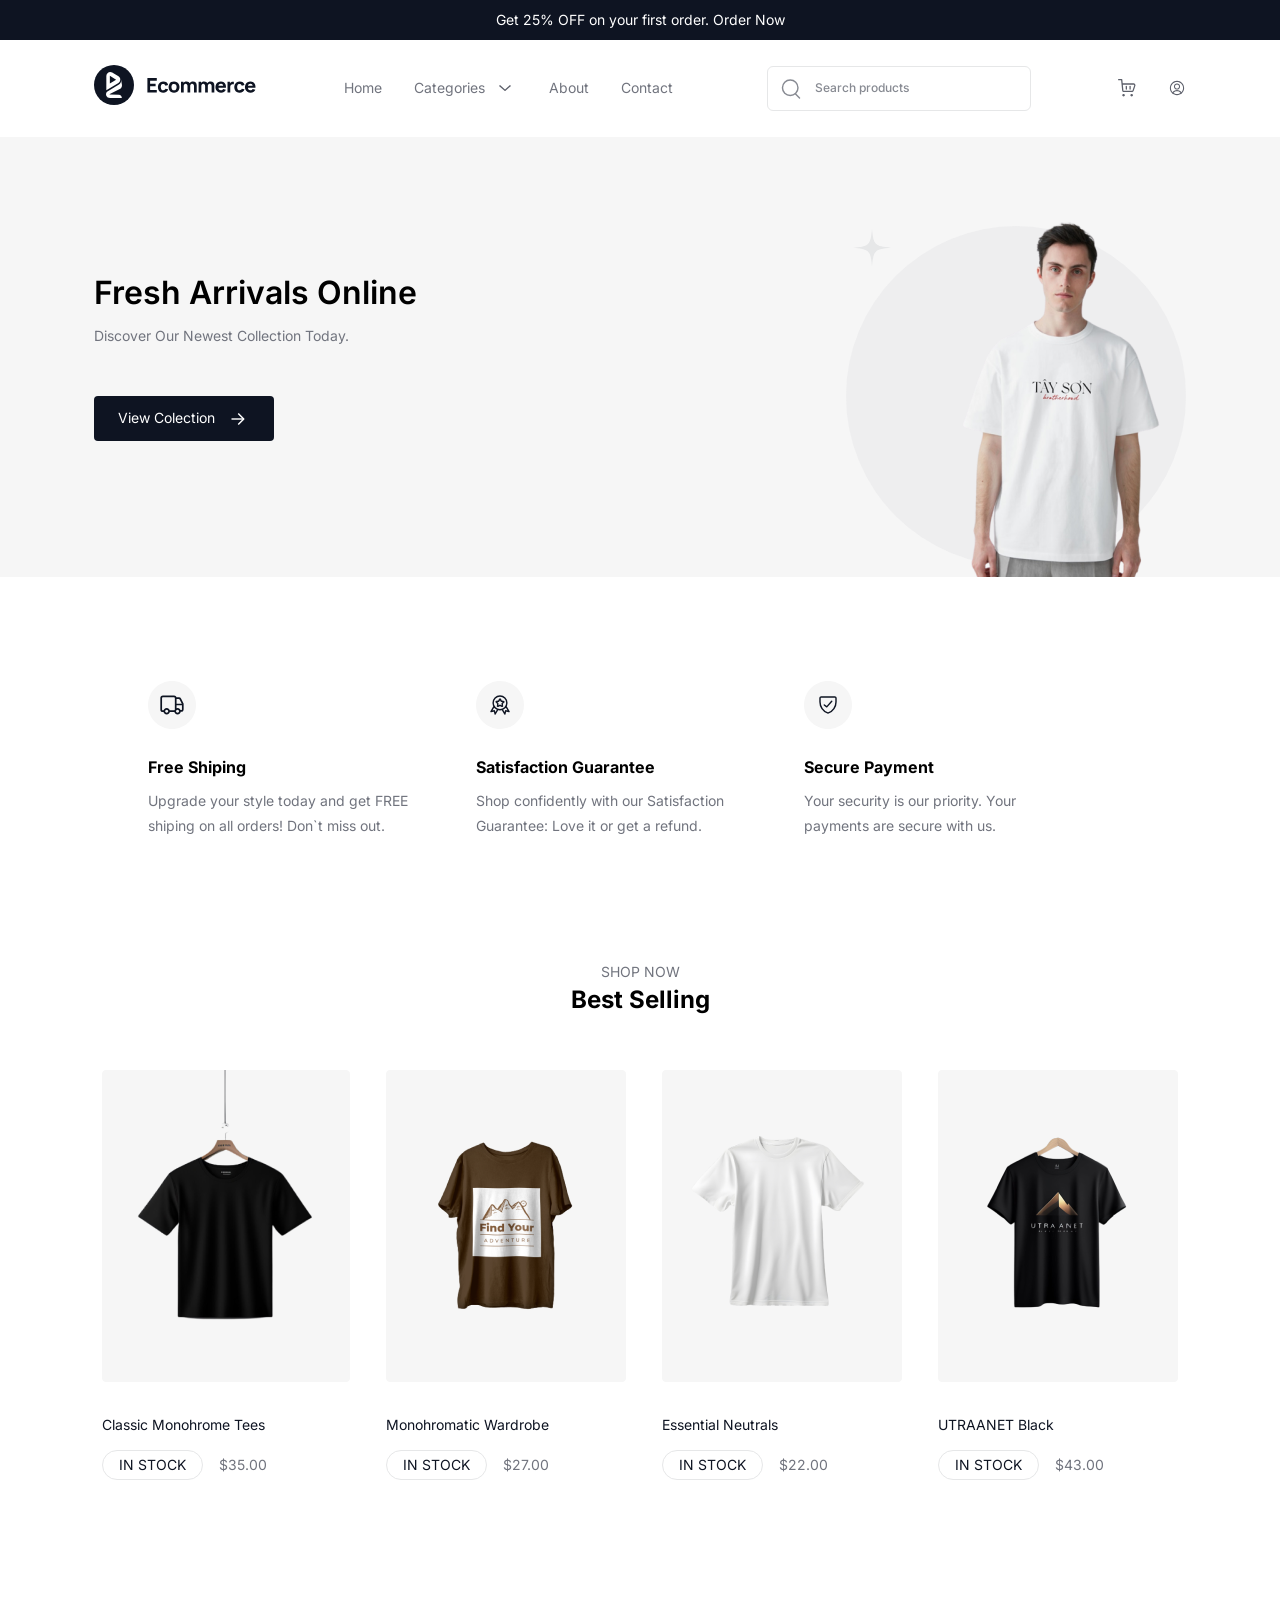
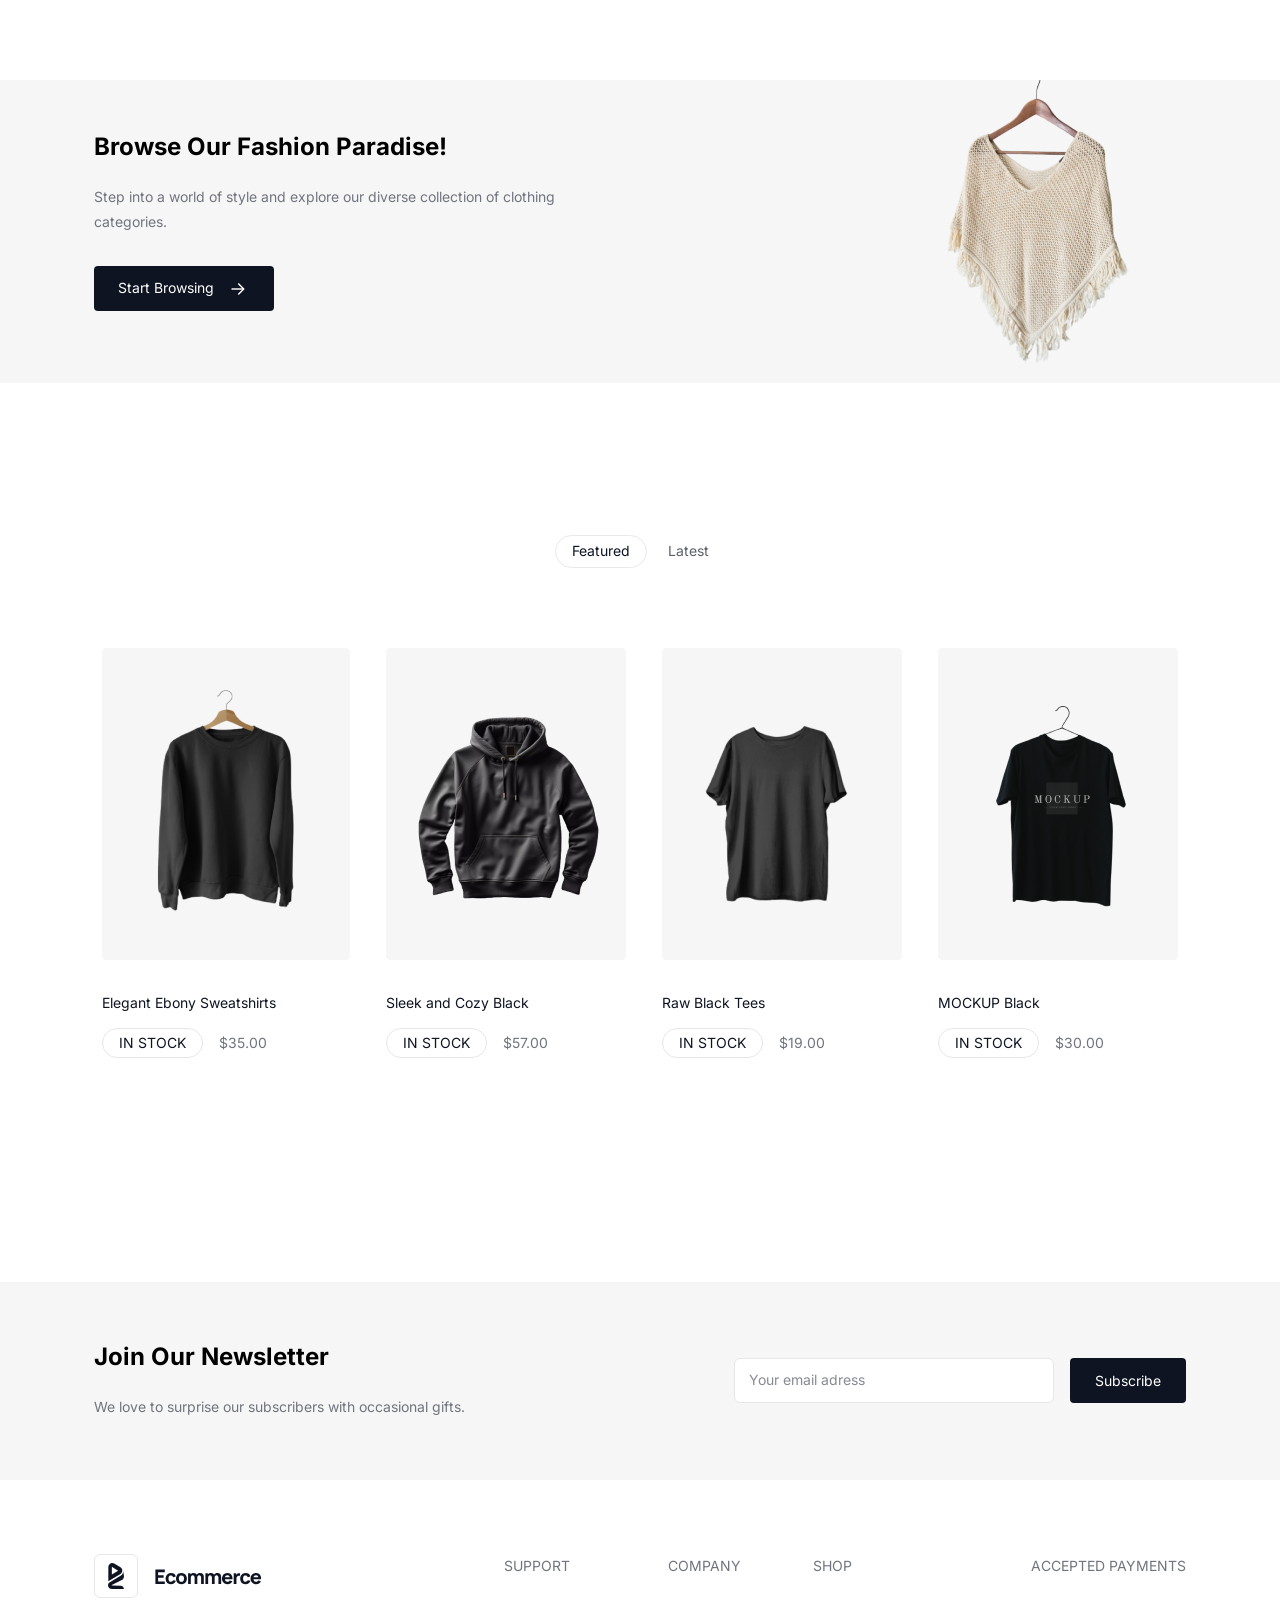
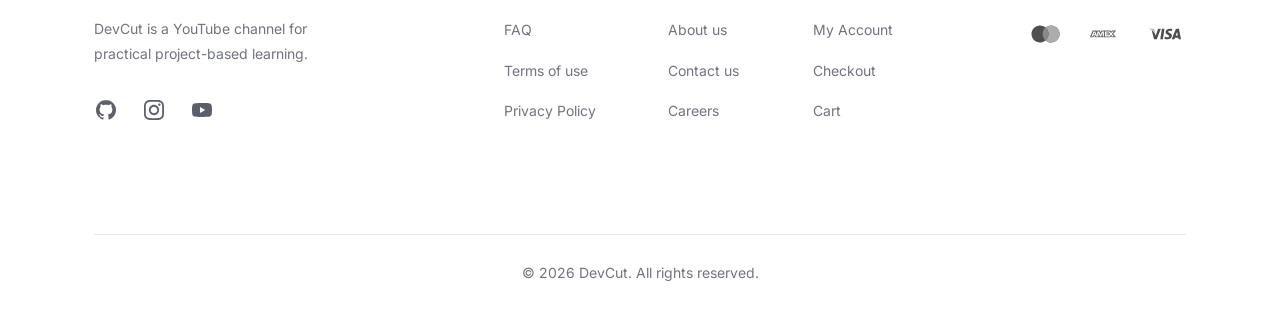
<file: index.html>
<!DOCTYPE html>
<html lang="en">
<head>
  <meta charset="UTF-8">
  <meta name="viewport" content="width=device-width, initial-scale=1.0">
  <title>Ecommerce</title>
  <link rel="stylesheet" href="css/main.css">
</head>
<body>
  <header>
    <aside class="aside-banner">
      <div class="container">
        <p class="banner">Get 25% OFF on your first order. Order Now</p>
      </div>
    </aside>
    <div class="container">
      <nav class="header__container">
        <a href="/"><img src="images/svg/logo.svg" alt="logo"></a>
        <ul class="header__container__list">
          <li class="header__container__list__i"><a class="header__container__list__item" href="#">Home</a></li>
          <li class="header__container__list__i header__container__list__categories"><a class="header__container__list__item dropdown-menu__toggle" href="categories.html">
            Categories
            <svg class="droptown__toggle__img" height="24" width="24"><use href="images/svg/icons.svg#icon-Chevron-Down"></use></svg></a>
            <div class="dropdown-menu__container">
              <ul class="dropdown-menu">
                <li class="dropdown-menu__item"><a href="#">Perfume</a></li>
                <li class="dropdown-menu__item"><a href="#">Trousers</a></li>
                <li class="dropdown-menu__item"><a href="#">Shoe</a></li>
                <li class="dropdown-menu__item"><a href="#">Handbag</a></li>
                <li class="dropdown-menu__item"><a href="#">Hat</a></li>
                <li class="dropdown-menu__item"><a href="#">Thermos</a></li>
              </ul>
            </div>
          </li>
          <li class="header__container__list__i"><a class="header__container__list__item" href="about.html">About</a></li>
          <li class="header__container__list__i"><a class="header__container__list__item" href="contact.html">Contact</a></li>
        </ul>
        <div class="user-search">
          <input class="user__searcher" type="text" name="" id="user__searcher" placeholder=" ">
          <label class="user__searcher__label" for="user__searcher">Search products</label>
          <img class="search-image" src="images/svg/search.svg" alt="searcher">
          <div class="user-search__results">
            <div class="user-search__result">
              <div class="user-search__result__image"><img class="user-search__result__img" src="images/utraanet-black-t-shirt.png" alt="t-shirt black"></div>
              <div class="user-search__result__text">
                <div class="user-search__result__heading"><h6 class="user-search__result__text__heading">UTRAANET Black</h6></div>
                <div class="user-search__result__price"><h6 class="user-search__result__text__price">$43.00</h6></div>
              </div>
            </div>
          </div>
        </div>
        <div class="header-section__buttons">
          <button class="header-section__button" type="button">
            <a href="cart.html"><svg height="18" width="18">
              <use href="images/svg/icons.svg#icon-cart_button"></use>
            </svg></a>
        </button>
          <button class="header-section__button" type="button">
            <svg height="18" width="18">
              <use href="images/svg/icons.svg#icon-User_button"></use>
            </svg>
          </button>
          <button class="burger-button" type="button"><svg width="18" height="18">
              <use href="images/svg/icons.svg#icon-Menu"></use>
            </svg></button>
        </div>
      </nav>
    </div>
  </header>
  <main>
    <section class="hero-section">
      <div class="container">
        <div class="hero-section__container">
          <div class="text">
            <h2 class="hero-section__container__heading">Fresh Arrivals Online</h2>
            <p class="hero-section__container__paragraph">Discover Our Newest Collection Today.</p>
            <a class="button buttons-center" href="categories.html">View Colection<svg width="24" height="24">
              <use href="images/svg/icons.svg#icon-Arrow-Right"></use>
            </svg>
          </a>
          </div>
          <div class="images">
            <img class="hero-section__image" src="images/man-white-t-shirt.png" alt="Men">
          </div>
        </div>
      </div>
    </section>
    <section class="advantages-section">
      <div class="container">
        <ul class="advantages-section__list">
          <li class="advantages-section__list__item">
            <article>
              <svg class="advantages-section__list__item__image" width="48" height="48">
                <use href="images/svg/icons.svg#icon-delivery-car"></use>
              </svg>
              <h5 class="advantages-section__list__item__heading">Free Shiping</h5>
              <p>Upgrade your style today and get FREE shiping on all orders! Don`t miss out.</p>
            </article>
          </li>
          <li class="advantages-section__list__item">
            <article>
              <svg class="advantages-section__list__item__image" width="48" height="48">
                <use href="images/svg/icons.svg#icon-medal"></use>
              </svg>
              <h5 class="advantages-section__list__item__heading">Satisfaction Guarantee</h5>
              <p>Shop confidently with our Satisfaction Guarantee: Love it or get a refund.</p>
            </article>
          </li>
          <li class="advantages-section__list__item">
            <article>
              <svg class="advantages-section__list__item__image" width="48" height="48">
                <use href="images/svg/icons.svg#icon-security"></use>
              </svg>
              <h5 class="advantages-section__list__item__heading">Secure Payment</h5>
              <p>Your security is our priority. Your payments are secure with us.</p>
            </article>
          </li>
        </ul>
      </div>
    </section>
    <section class="products-section">
      <div class="container">
        <div class="products-section__container">
          <p>SHOP NOW</p>
          <h3>Best Selling</h3>
          <ul class="section__list">
            <li class="section__list__li">
              <article class="section__list__item">
                <a href="products/product.html">
                  <img class="section__list__image" src="images/black-t-shirt.png" alt="t-shirt black">
                  <div>
                    <p class="section__list__text">Classic Monohrome Tees</p>
                    <div class="section__list__container">
                      <span class="section__list__label">IN STOCK</span>
                      <p>$35.00</p>
                    </div>
                  </div>
                </a>
              </article>
            </li>
            <li class="section__list__li">
              <article class="section__list__item">
                <a href="#">
                  <img class="section__list__image" src="images/brown-t-shirt.png" alt="t-shirt brown">
                  <div>
                    <p class="section__list__text">Monohromatic Wardrobe</p>
                    <div class="section__list__container">
                      <span class="section__list__label">IN STOCK</span>
                      <p>$27.00</p>
                    </div>
                  </div>
                </a>
              </article>
            </li>
            <li class="section__list__li">
              <article class="section__list__item">
                <a href="#">
                  <img class="section__list__image" src="images/white-t-shirt.png" alt="t-shirt white">
                  <div>
                    <p class="section__list__text">Essential Neutrals</p>
                    <div class="section__list__container">
                      <span class="section__list__label">IN STOCK</span>
                      <p>$22.00</p>
                    </div>
                  </div>
                </a>
              </article>
            </li>
            <li class="section__list__li">
              <article class="section__list__item">
                <a href="#">
                  <img class="section__list__image" src="images/utraanet-black-t-shirt.png" alt="t-shirt black">
                  <div>
                    <p class="section__list__text">UTRAANET Black</p>
                    <div class="section__list__container">
                      <span class="section__list__label">IN STOCK</span>
                      <p>$43.00</p>
                    </div>
                  </div>
                </a>
              </article>
            </li>
          </ul>
        </div>
      </div>
    </section>
    <section class="browsing-section">
      <div class="container">
        <div class="browsing-section__container">
          <div class="browsing-section__container__text">
            <h3 class="browsing-section__heading">Browse Our Fashion Paradise!</h3>
            <p class="browsing-section__text">Step into a world of style and explore our diverse collection of clothing categories.</p>
            <a class="button buttons-center" href="categories.html">Start Browsing <svg width="24" height="24">
              <use href="images/svg/icons.svg#icon-Arrow-Right"></use></svg></a>
          </div>
          <img class="browsing-section__image" src="images/blouse.png" alt="Blouse">
        </div>
      </div>
    </section>
    <section class="latest-product-section">
      <div class="container">
        <div class="latest-product-section__container">
          <div class="latest-product-section__container__button">
            <button class="featured-product-section__button" type="button">Featured</button>
            <button class="latest-product-section__button" type="button">Latest</button>
        </div>
          <ul class="section__list">
            <li class="section__list__li">
              <article class="section__list__item">
                <a href="#">
                  <img class="section__list__image" src="images/sweater-black.png" alt="sweater black">
                  <div>
                    <p class="section__list__text">Elegant Ebony Sweatshirts</p>
                    <div class="section__list__container">
                      <span class="section__list__label">IN STOCK</span>
                      <p>$35.00</p>
                    </div>
                  </div>
                </a>
              </article>
            </li>
            <li class="section__list__li">
              <article class="section__list__item">
                <a href="#">
                  <img class="section__list__image" src="images/khudi-black.png" alt="hudi blach">
                  <div>
                    <p class="section__list__text">Sleek and Cozy Black</p>
                    <div class="section__list__container">
                      <span class="section__list__label">IN STOCK</span>
                      <p>$57.00</p>
                    </div>
                  </div>
                </a>
              </article>
            </li>
            <li class="section__list__li">
              <article class="section__list__item">
                <a href="#">
                  <img class="section__list__image" src="images/t-shirt-gray.png" alt="t-shirt gray">
                  <div>
                    <p class="section__list__text">Raw Black Tees</p>
                    <div class="section__list__container">
                      <span class="section__list__label">IN STOCK</span>
                      <p>$19.00</p>
                    </div>
                  </div>
                </a>
              </article>
            </li>
            <li class="section__list__li">
              <article class="section__list__item">
                <a href="#">
                  <img class="section__list__image" src="images/t-shirt-black.png" alt="t-shirt black">
                  <div>
                    <p class="section__list__text">MOCKUP Black</p>
                    <div class="section__list__container">
                      <span class="section__list__label">IN STOCK</span>
                      <p>$30.00</p>
                    </div>
                  </div>
                </a>
              </article>
            </li>
          </ul>
        </div>
      </div>
    </section>
    <section class="pre-footer-section">
      <div class="container">
        <div class="pre-footer-section__container">
          <div class="pre-footer-section__container__text">
            <h3>Join Our Newsletter</h3>
            <p>We love to surprise our subscribers with occasional gifts.</p>
          </div>
          <div class="user-email">
            <input class="user-email__input" type="text" name="" id="user-email" placeholder=" ">
            <label class="user-email__input__label" for="user-email">Your email adress</label>
            <button class="button subscribe-button" type="button">Subscribe</button>
          </div>
        </div>
      </div>
    </section>
  </main>
  <footer>
    <div class="container">
      <div class="footer__container">
        <div class="footer__container__logos">
          <a href="/">
            <img class="footer__container__logo" src="images/svg/footer-logo.svg" alt="logo">
          </a>
          <p class="footer__container__logos__text">DevCut is a YouTube channel for practical project-based learning.</p>
          <div class="footer__container__logos__socials">
            <a href="#" target="_blank">
              <svg height="24" width="24">
                <use href="images/svg/icons.svg#icon-Github"></use>
              </svg>
            </a>
            <a href="#" target="_blank">
              <svg height="24" width="24">
                <use href="images/svg/icons.svg#icon-Instagram"></use>
              </svg>
            </a>
            <a href="#" target="_blank">
              <svg height="24" width="24">
                <use href="images/svg/icons.svg#icon-Youtube"></use>
              </svg>
            </a>
          </div>
        </div>
        <div class="footer__container__text">
          <div>
            <p class="footer__container__text__heading">SUPPORT</p>
            <a href="#">
              <p class="footer__container__text__paragraph">FAQ</p>
            </a>
            <a href="#">
              <p class="footer__container__text__paragraph">Terms of use</p>
            </a>
            <a href="#">
              <p>Privacy Policy</p>
            </a>
          </div>
          <div>
            <p class="footer__container__text__heading">COMPANY</p>
            <a href="about.html">
              <p class="footer__container__text__paragraph">About us</p>
            </a>
            <a href="#">
              <p class="footer__container__text__paragraph">Contact us</p>
            </a>
            <a href="#">
              <p>Careers</p>
            </a>
          </div>
          <div>
            <p class="footer__container__text__heading">SHOP</p>
            <a href="#">
              <p class="footer__container__text__paragraph">My Account</p>
            </a>
            <a href="#">
              <p class="footer__container__text__paragraph">Checkout</p>
            </a>
            <a href="#">
              <p>Cart</p>
            </a>
          </div>
        </div>
        <div>
          <p class="footer__container__text__payments">ACCEPTED PAYMENTS</p>
          <div class="footer__container__payments__logos">
            <svg width="30" height="32">
              <use href="images/svg/icons.svg#icon-Mastercard"></use>
            </svg>
            <svg width="56" height="32">
              <use href="images/svg/icons.svg#icon-Amex"></use>
            </svg>
            <svg width="42" height="32">
              <use href="images/svg/icons.svg#icon-Visa"></use>
            </svg>
          </div>
        </div>
      </div>
      <div class="footer__ended__container">
        <p class="footer__ended__text">&copy 2026 DevCut. All rights reserved.</p>
      </div>
    </div>
  </footer>
<script type="module" src="js/main.js"></script>
</body>
</html>
</file>
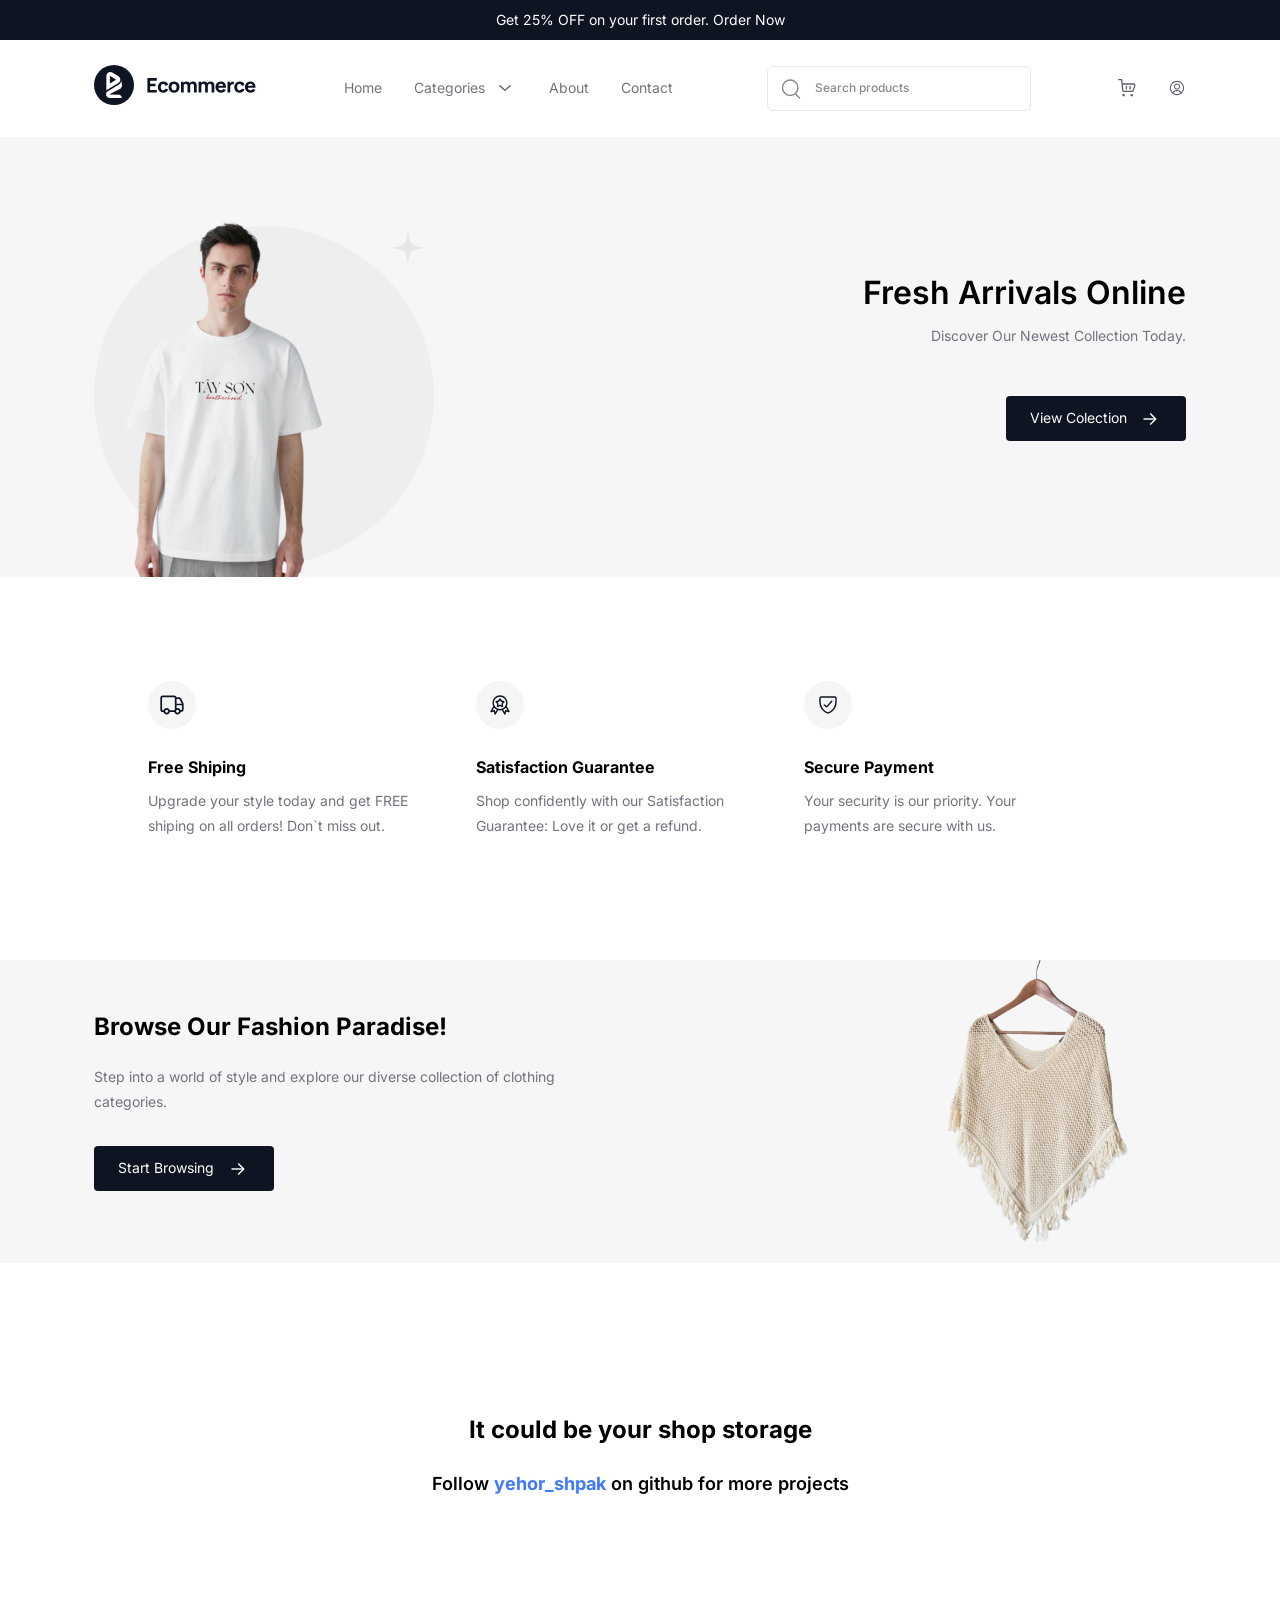
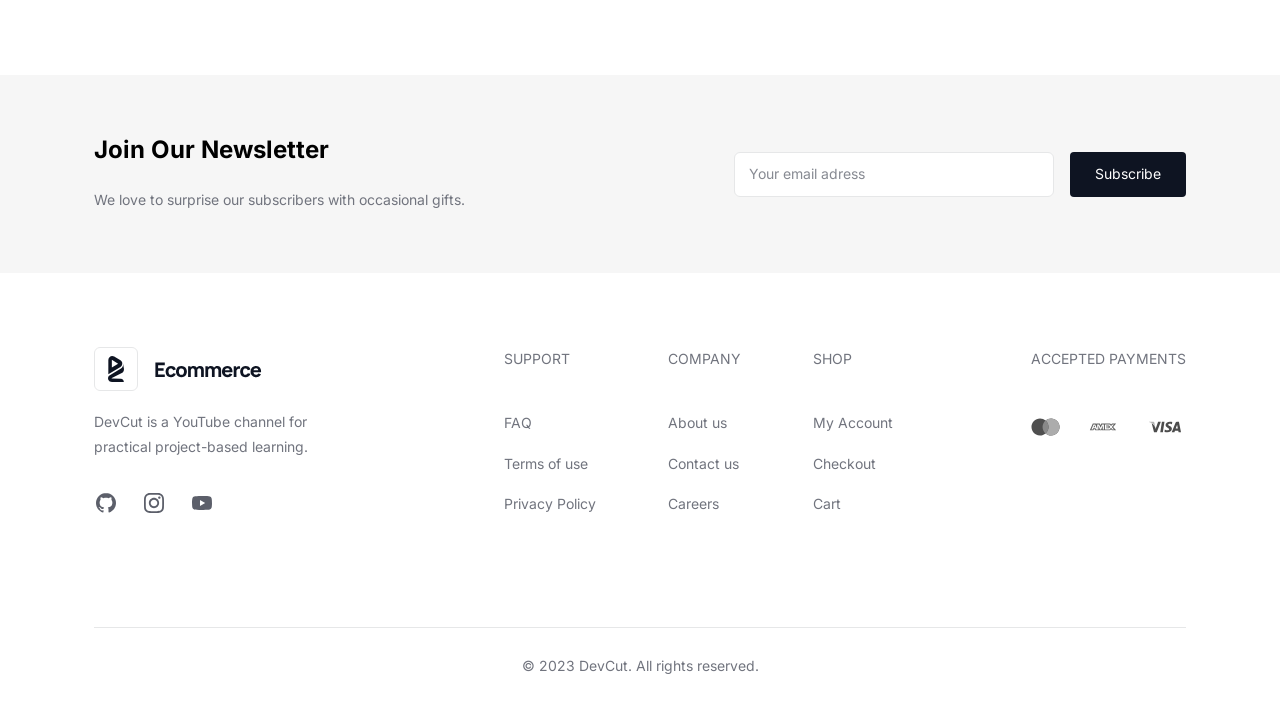
<file: about.html>
<!DOCTYPE html>
<html lang="en">

<head>
  <meta charset="UTF-8">
  <meta name="viewport" content="width=device-width, initial-scale=1.0">
  <title>E/About</title>
  <link rel="stylesheet" href="./css/main.css">
</head>

<body class="page-about">
  <header>
    <aside class="aside-banner">
      <div class="container">
        <p class="banner">Get 25% OFF on your first order. Order Now</p>
      </div>
    </aside>
    <div class="container">
      <nav class="header__container">
        <a href="/"><img src="./images/svg/logo.svg" alt="logo"></a>
        <ul class="header__container__list">
          <li class="header__container__list__i"><a class="header__container__list__item" href="#">Home</a></li>
          <li class="header__container__list__i header__container__list__categories"><a
              class="header__container__list__item dropdown-menu__toggle" href="./categories.html">
              Categories
              <svg class="droptown__toggle__img" height="24" width="24">
                <use href="/images/svg/icons.svg#icon-Chevron-Down"></use>
              </svg></a>
            <div class="dropdown-menu__container">
              <ul class="dropdown-menu">
                <li class="dropdown-menu__item"><a href="#">Perfume</a></li>
                <li class="dropdown-menu__item"><a href="#">Trousers</a></li>
                <li class="dropdown-menu__item"><a href="#">Shoe</a></li>
                <li class="dropdown-menu__item"><a href="#">Handbag</a></li>
                <li class="dropdown-menu__item"><a href="#">Hat</a></li>
                <li class="dropdown-menu__item"><a href="#">Thermos</a></li>
              </ul>
            </div>
          </li>
          <li class="header__container__list__i"><a class="header__container__list__item" href="./about.html">About</a></li>
          <li class="header__container__list__i"><a class="header__container__list__item" href="./contact.html">Contact</a></li>
        </ul>
        <div class="user-search">
          <input class="user__searcher" type="text" name="" id="user__searcher" placeholder=" ">
          <label class="user__searcher__label" for="user__searcher">Search products</label>
          <img class="search-image" src="./images/svg/search.svg" alt="searcher">
        </div>
        <div class="header-section__buttons">
          <button class="header-section__button" type="button">
            <svg height="18" width="18">
              <use href="/images/svg/icons.svg#icon-cart_button"></use>
            </svg>
          </button>
          <button class="header-section__button" type="button">
            <svg height="18" width="18">
              <use href="/images/svg/icons.svg#icon-User_button"></use>
            </svg>
          </button>
        </div>
      </nav>
    </div>
  </header>
  <main>
    <section class="hero-section">
      <div class="container">
        <div class="hero-section__container">
          <div class="text">
            <h2 class="hero-section__container__heading">Fresh Arrivals Online</h2>
            <p class="hero-section__container__paragraph">Discover Our Newest Collection Today.</p>
            <a class="button buttons-center" href="./categories.html">View Colection<svg width="24" height="24">
                <use href="/images/svg/icons.svg#icon-Arrow-Right"></use>
              </svg>
            </a>
          </div>
          <div class="images">
            <img class="hero-section__image" src="./images/man-white-t-shirt.png" alt="Men">
          </div>
        </div>
      </div>
    </section>
    <section class="advantages-section">
      <div class="container">
        <ul class="advantages-section__list">
          <li class="advantages-section__list__item">
            <article>
              <svg class="advantages-section__list__item__image" width="48" height="48">
                <use href="/images/svg/icons.svg#icon-delivery-car"></use>
              </svg>
              <h5 class="advantages-section__list__item__heading">Free Shiping</h5>
              <p>Upgrade your style today and get FREE shiping on all orders! Don`t miss out.</p>
            </article>
          </li>
          <li class="advantages-section__list__item">
            <article>
              <svg class="advantages-section__list__item__image" width="48" height="48">
                <use href="/images/svg/icons.svg#icon-medal"></use>
              </svg>
              <h5 class="advantages-section__list__item__heading">Satisfaction Guarantee</h5>
              <p>Shop confidently with our Satisfaction Guarantee: Love it or get a refund.</p>
            </article>
          </li>
          <li class="advantages-section__list__item">
            <article>
              <svg class="advantages-section__list__item__image" width="48" height="48">
                <use href="/images/svg/icons.svg#icon-security"></use>
              </svg>
              <h5 class="advantages-section__list__item__heading">Secure Payment</h5>
              <p>Your security is our priority. Your payments are secure with us.</p>
            </article>
          </li>
        </ul>
      </div>
    </section>
    <section class="browsing-section">
      <div class="container">
        <div class="browsing-section__container">
          <div>
            <h3 class="browsing-section__heading">Browse Our Fashion Paradise!</h3>
            <p class="browsing-section__text">Step into a world of style and explore our diverse collection of clothing
              categories.</p>
            <a class="button buttons-center" href="./categories.html">Start Browsing <svg width="24" height="24">
                <use href="/images/svg/icons.svg#icon-Arrow-Right"></use>
              </svg></a>
          </div>
          <img class="browsing-section__image" src="./images/blouse.png" alt="Blouse">
        </div>
      </div>
    </section>
    <section class="description-section">
      <div class="container">
        <div class="description-section__container">
          <h3>It could be your shop storage </h3>
          <h4>Follow <a class="description-section__url" href="https://github.com/shpakegorka">yehor_shpak</a> on github for more
          projects</h4>
        </div>
      </div>
    </section>
    <section class="pre-footer-section">
      <div class="container">
        <div class="pre-footer-section__container">
          <div class="pre-footer-section__container__text">
            <h3>Join Our Newsletter</h3>
            <p>We love to surprise our subscribers with occasional gifts.</p>
          </div>
          <div class="user-email">
            <input class="user-email__input" type="text" name="" id="user-email" placeholder=" ">
            <label class="user-email__input__label" for="user-email">Your email adress</label>
            <button class="button subscribe-button" type="button">Subscribe</button>
          </div>
        </div>
      </div>
    </section>
  </main>
  <footer>
    <div class="container">
      <div class="footer__container">
        <div class="footer__container__logos">
          <a href="/">
            <img class="footer__container__logo" src="./images/svg/footer-logo.svg" alt="logo">
          </a>
          <p class="footer__container__logos__text">DevCut is a YouTube channel for practical project-based learning.
          </p>
          <div class="footer__container__logos__socials">
            <a href="#" target="_blank">
              <svg height="24" width="24">
                <use href="/images/svg/icons.svg#icon-Github"></use>
              </svg>
            </a>
            <a href="#" target="_blank">
              <svg height="24" width="24">
                <use href="/images/svg/icons.svg#icon-Instagram"></use>
              </svg>
            </a>
            <a href="#" target="_blank">
              <svg height="24" width="24">
                <use href="/images/svg/icons.svg#icon-Youtube"></use>
              </svg>
            </a>
          </div>
        </div>
        <div class="footer__container__text">
          <div>
            <p class="footer__container__text__heading">SUPPORT</p>
            <a href="#">
              <p class="footer__container__text__paragraph">FAQ</p>
            </a>
            <a href="#">
              <p class="footer__container__text__paragraph">Terms of use</p>
            </a>
            <a href="#">
              <p>Privacy Policy</p>
            </a>
          </div>
          <div>
            <p class="footer__container__text__heading">COMPANY</p>
            <a href="#">
              <p class="footer__container__text__paragraph">About us</p>
            </a>
            <a href="#">
              <p class="footer__container__text__paragraph">Contact us</p>
            </a>
            <a href="#">
              <p>Careers</p>
            </a>
          </div>
          <div>
            <p class="footer__container__text__heading">SHOP</p>
            <a href="#">
              <p class="footer__container__text__paragraph">My Account</p>
            </a>
            <a href="#">
              <p class="footer__container__text__paragraph">Checkout</p>
            </a>
            <a href="#">
              <p>Cart</p>
            </a>
          </div>
        </div>
        <div>
          <p class="footer__container__text__payments">ACCEPTED PAYMENTS</p>
          <div class="footer__container__payments__logos">
            <svg width="30" height="32">
              <use href="/images/svg/icons.svg#icon-Mastercard"></use>
            </svg>
            <svg width="56" height="32">
              <use href="/images/svg/icons.svg#icon-Amex"></use>
            </svg>
            <svg width="42" height="32">
              <use href="/images/svg/icons.svg#icon-Visa"></use>
            </svg>
          </div>
        </div>
      </div>
      <div class="footer__ended__container">
        <p class="footer__ended__text">&copy 2023 DevCut. All rights reserved.</p>
      </div>
    </div>
  </footer>
</body>

</html>
</file>
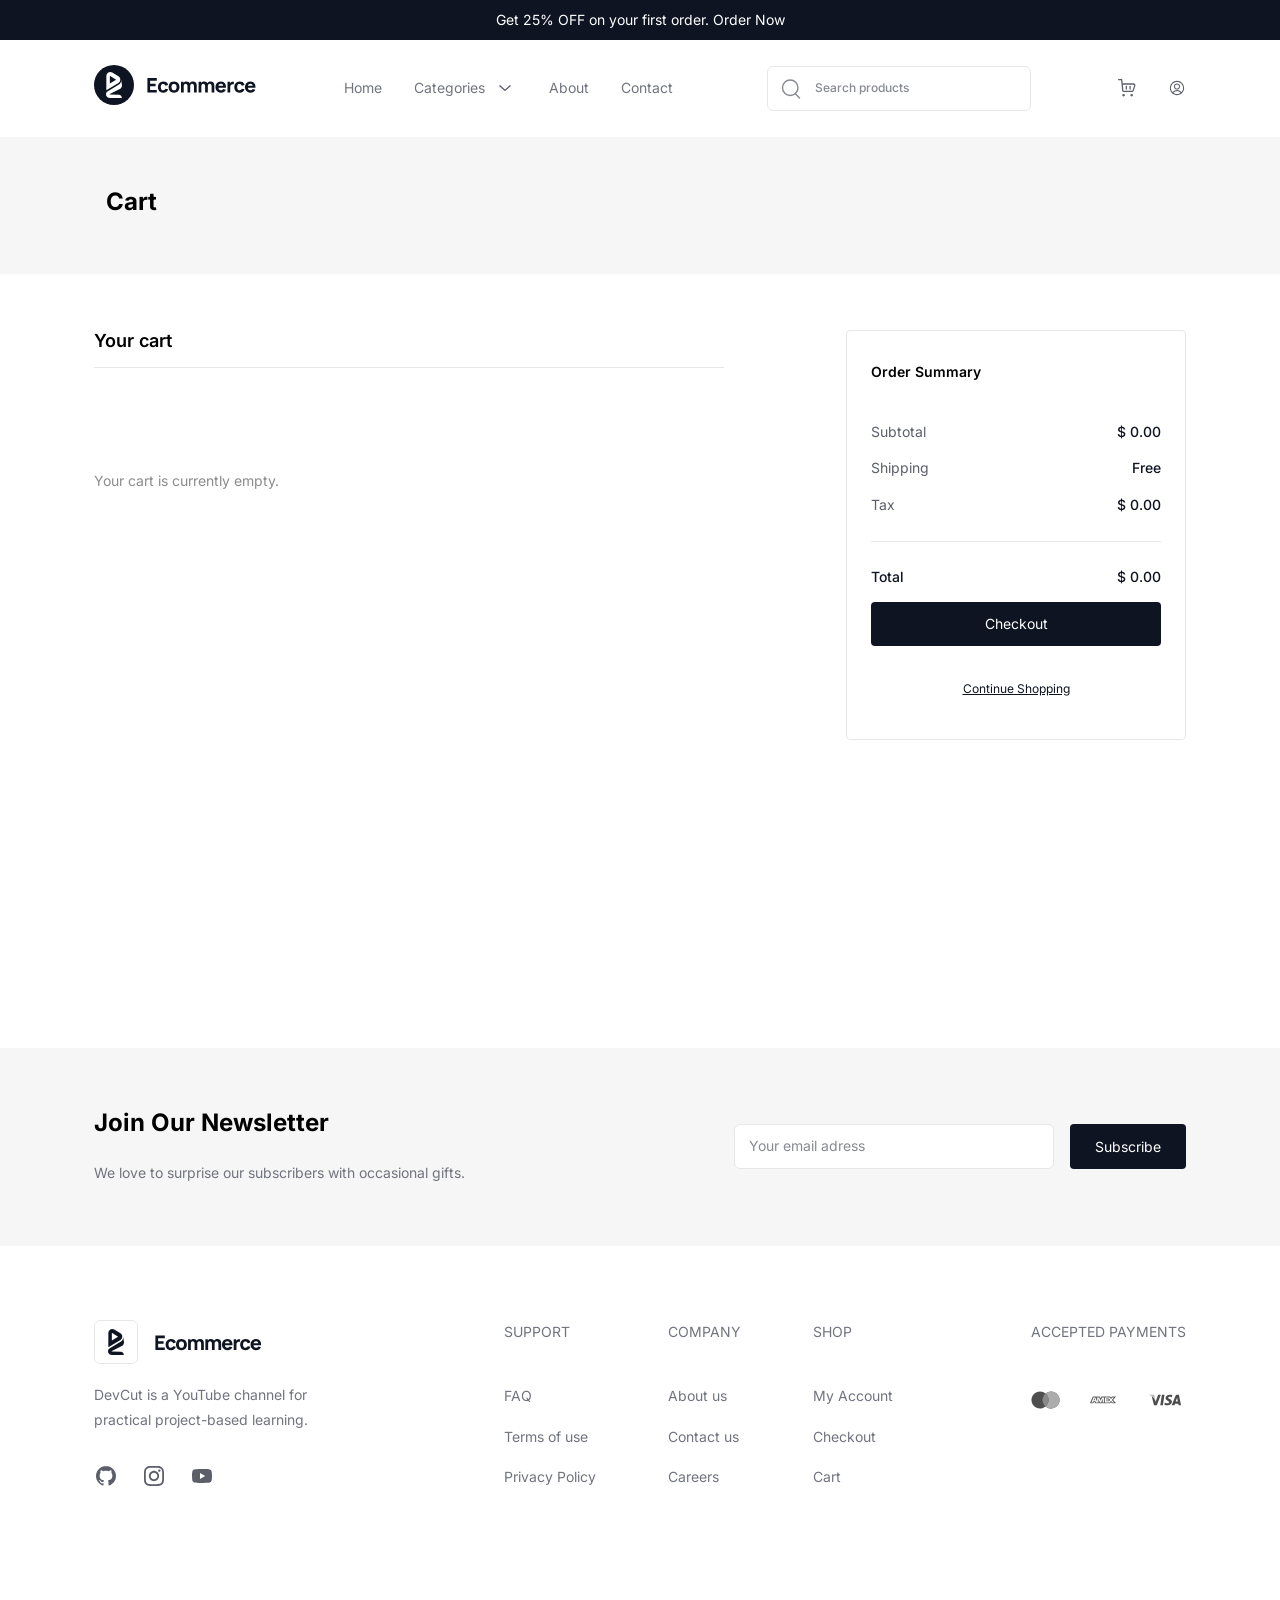
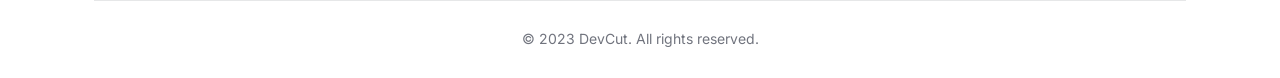
<file: cart.html>
<!DOCTYPE html>
<html lang="en">

<head>
  <meta charset="UTF-8">
  <meta name="viewport" content="width=device-width, initial-scale=1.0">
  <title>E/Cart</title>
  <link rel="stylesheet" href="./css/main.css">
</head>

<body class="page-cart">
  <header>
    <aside class="aside-banner">
      <div class="container">
        <p class="banner">Get 25% OFF on your first order. Order Now</p>
      </div>
    </aside>
    <div class="container">
      <nav class="header__container">
        <a href="/"><img src="./images/svg/logo.svg" alt="logo"></a>
        <ul class="header__container__list">
          <li class="header__container__list__i"><a class="header__container__list__item" href="#">Home</a></li>
          <li class="header__container__list__i header__container__list__categories"><a
              class="header__container__list__item dropdown-menu__toggle" href="./categories.html">
              Categories
              <svg class="droptown__toggle__img" height="24" width="24">
                <use href="/images/svg/icons.svg#icon-Chevron-Down"></use>
              </svg></a>
            <div class="dropdown-menu__container">
              <ul class="dropdown-menu">
                <li class="dropdown-menu__item"><a href="#">Perfume</a></li>
                <li class="dropdown-menu__item"><a href="#">Trousers</a></li>
                <li class="dropdown-menu__item"><a href="#">Shoe</a></li>
                <li class="dropdown-menu__item"><a href="#">Handbag</a></li>
                <li class="dropdown-menu__item"><a href="#">Hat</a></li>
                <li class="dropdown-menu__item"><a href="#">Thermos</a></li>
              </ul>
            </div>
          </li>
          <li class="header__container__list__i"><a class="header__container__list__item" href="./about.html">About</a>
          </li>
          <li class="header__container__list__i"><a class="header__container__list__item"
              href="./contact.html">Contact</a></li>
        </ul>
        <div class="user-search">
          <input class="user__searcher" type="text" name="" id="user__searcher" placeholder=" ">
          <label class="user__searcher__label" for="user__searcher">Search products</label>
          <img class="search-image" src="./images/svg/search.svg" alt="searcher">
        </div>
        <div class="header-section__buttons">
          <button class="header-section__button" type="button">
            <svg height="18" width="18">
              <use href="/images/svg/icons.svg#icon-cart_button"></use>
            </svg>
          </button>
          <button class="header-section__button" type="button">
            <svg height="18" width="18">
              <use href="/images/svg/icons.svg#icon-User_button"></use>
            </svg>
          </button>
        </div>
      </nav>
    </div>
  </header>
  <main>
    <section class="post__nav__section">
      <div class="container">
        <div class="post__nav__container">
          <div class="post__nav">
            <h3 class="post__nav__heading">Cart</h3>
          </div>
        </div>
      </div>
    </section>
    <section class="hero-section">
      <div class="container">
        <div class="cart-container">
          <div class="cart-list__container">
            <h4 class="cart-list__container__heading">Your cart</h4>
            <div class="cart-list__item">
              <div class="cart-list__item__image__container">
                <img height="100%" src="./images/t-shirt-black.png" alt="t-shit-black">
              </div>
              <div class="cart-list__item__text">
                <h6 class="cart-list__item__text__heading">Raw Black T-Shirt Lineup</h6>
                <p class="cart-list__item__text__paragraph">Color: <span class="cart-list__item__text__color"></span> – Size: <span>M</span></p>
              </div>
              <div class="visible__container">
                <h6 class="cart-list__item__text__price">$75.00</h6>
                <div class="cart-list__item__quantity"></div>
                <div class="product__quantity__selected">
                  <button class="product__quantity__selected__button button-minus" type="button"><svg height="20px" width="20px">
                      <use href="../images/svg/icons.svg#icon-Minus"></use>
                    </svg></button>
                  <input class="product__quantity__input js-quantity-input" type="number" value="1" min="1" max="99">
                  <button class="product__quantity__selected__button button-plus" type="button"><svg height="20px" width="20px">
                      <use href="../images/svg/icons.svg#icon-Add"></use>
                    </svg></button>
                </div>
                <button class="cart-list__button__close"><svg width="20" height="20">
                    <use href="./images/svg/icons.svg#icon-close"></use>
                  </svg></button>
              </div>
            </div>
            <div class="cart-list__item">
              <div class="cart-list__item__image__container">
                <img height="100%" src="./images/white-t-shirt.png" alt="white-t-shirt">
              </div>
              <div class="cart-list__item__text">
                <h6 class="cart-list__item__text__heading">Essential Neutrals</h6>
                <p class="cart-list__item__text__paragraph">Color: <span class="cart-list__item__2__text__color"></span> – Size:
                  <span>L</span></p>
              </div>
              <div class="visible__container">
                <h6 class="cart-list__item__text__price">$75.00</h6>
                <div class="cart-list__item__quantity"></div>
                <div class="product__quantity__selected">
                  <button class="product__quantity__selected__button button-minus" type="button"><svg height="20px" width="20px">
                      <use href="../images/svg/icons.svg#icon-Minus"></use>
                    </svg></button>
                  <input class="product__quantity__input js-quantity-input" type="number" value="1" min="1" max="99">
                  <button class="product__quantity__selected__button button-plus" type="button"><svg height="20px" width="20px">
                      <use href="../images/svg/icons.svg#icon-Add"></use>
                    </svg></button>
                </div>
                <button class="cart-list__button__close"><svg width="20" height="20">
                    <use href="./images/svg/icons.svg#icon-close"></use>
                  </svg></button>
              </div>
            </div>
          </div>
          <div class="sum-list__container">
            <h6 class="sum-list__container__heading">Order Summary</h6>
            <div class="sum-list__container__text">
              <p class="sum-list__container__text__gray">Subtotal</p><span class="sum-list__container__text__black js-subtotal">$ 90.00</span>
            </div>
            <div class="sum-list__container__text">
              <p class="sum-list__container__text__gray">Shipping</p><span class="sum-list__container__text__black">Free</span>
            </div>
            <div class="sum-list__container__text">
              <p class="sum-list__container__text__gray">Tax</p><span class="sum-list__container__text__black js-tax">$ 3.00</span>
            </div>
            <div class="sum-list__container__text sum-list__container__text__last">
              <p class="sum-list__container__text__black">Total</p> <span class="sum-list__container__text__black js-total">$ 100.00</span>
            </div>
            <button class="sum-list__container__button js-checkout-btn" type="button">Checkout</button>
            <a class="sum-list__container__link" href="#">Continue Shopping</a>
          </div>
        </div>
      </div>
    </section>
    <section class="pre-footer-section">
      <div class="container">
        <div class="pre-footer-section__container">
          <div class="pre-footer-section__container__text">
            <h3>Join Our Newsletter</h3>
            <p>We love to surprise our subscribers with occasional gifts.</p>
          </div>
          <div class="user-email">
            <input class="user-email__input" type="text" name="" id="user-email" placeholder=" ">
            <label class="user-email__input__label" for="user-email">Your email adress</label>
            <button class="button subscribe-button" type="button">Subscribe</button>
          </div>
        </div>
      </div>
    </section>
  </main>
  <footer>
    <div class="container">
      <div class="footer__container">
        <div class="footer__container__logos">
          <a href="/">
            <img class="footer__container__logo" src="./images/svg/footer-logo.svg" alt="logo">
          </a>
          <p class="footer__container__logos__text">DevCut is a YouTube channel for practical project-based learning.
          </p>
          <div class="footer__container__logos__socials">
            <a href="#" target="_blank">
              <svg height="24" width="24">
                <use href="/images/svg/icons.svg#icon-Github"></use>
              </svg>
            </a>
            <a href="#" target="_blank">
              <svg height="24" width="24">
                <use href="/images/svg/icons.svg#icon-Instagram"></use>
              </svg>
            </a>
            <a href="#" target="_blank">
              <svg height="24" width="24">
                <use href="/images/svg/icons.svg#icon-Youtube"></use>
              </svg>
            </a>
          </div>
        </div>
        <div class="footer__container__text">
          <div>
            <p class="footer__container__text__heading">SUPPORT</p>
            <a href="#">
              <p class="footer__container__text__paragraph">FAQ</p>
            </a>
            <a href="#">
              <p class="footer__container__text__paragraph">Terms of use</p>
            </a>
            <a href="#">
              <p>Privacy Policy</p>
            </a>
          </div>
          <div>
            <p class="footer__container__text__heading">COMPANY</p>
            <a href="./about.html">
              <p class="footer__container__text__paragraph">About us</p>
            </a>
            <a href="#">
              <p class="footer__container__text__paragraph">Contact us</p>
            </a>
            <a href="#">
              <p>Careers</p>
            </a>
          </div>
          <div>
            <p class="footer__container__text__heading">SHOP</p>
            <a href="#">
              <p class="footer__container__text__paragraph">My Account</p>
            </a>
            <a href="#">
              <p class="footer__container__text__paragraph">Checkout</p>
            </a>
            <a href="#">
              <p>Cart</p>
            </a>
          </div>
        </div>
        <div>
          <p class="footer__container__text__payments">ACCEPTED PAYMENTS</p>
          <div class="footer__container__payments__logos">
            <svg width="30" height="32">
              <use href="/images/svg/icons.svg#icon-Mastercard"></use>
            </svg>
            <svg width="56" height="32">
              <use href="/images/svg/icons.svg#icon-Amex"></use>
            </svg>
            <svg width="42" height="32">
              <use href="/images/svg/icons.svg#icon-Visa"></use>
            </svg>
          </div>
        </div>
      </div>
      <div class="footer__ended__container">
        <p class="footer__ended__text">&copy 2023 DevCut. All rights reserved.</p>
      </div>
    </div>
  </footer>
  <script type="module" src="./js/main.js"></script>
</body>
</html>
</file>
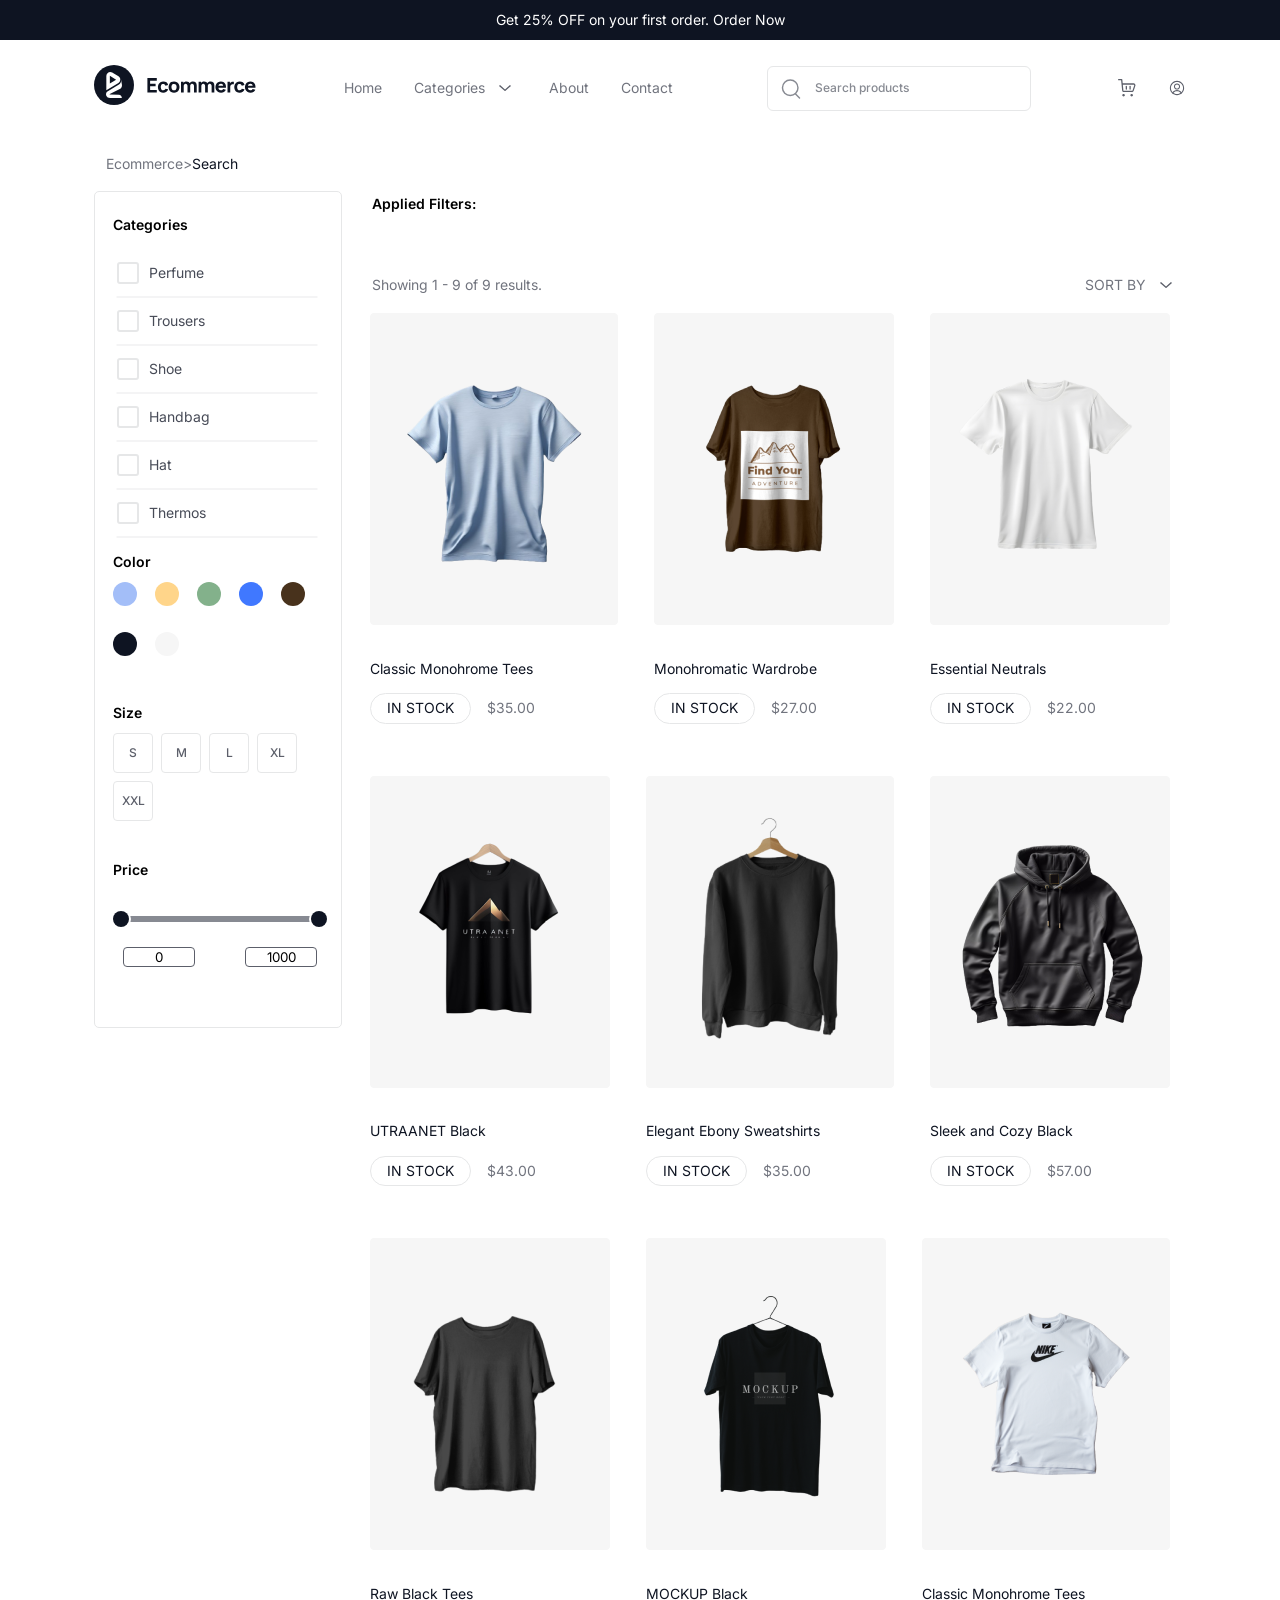
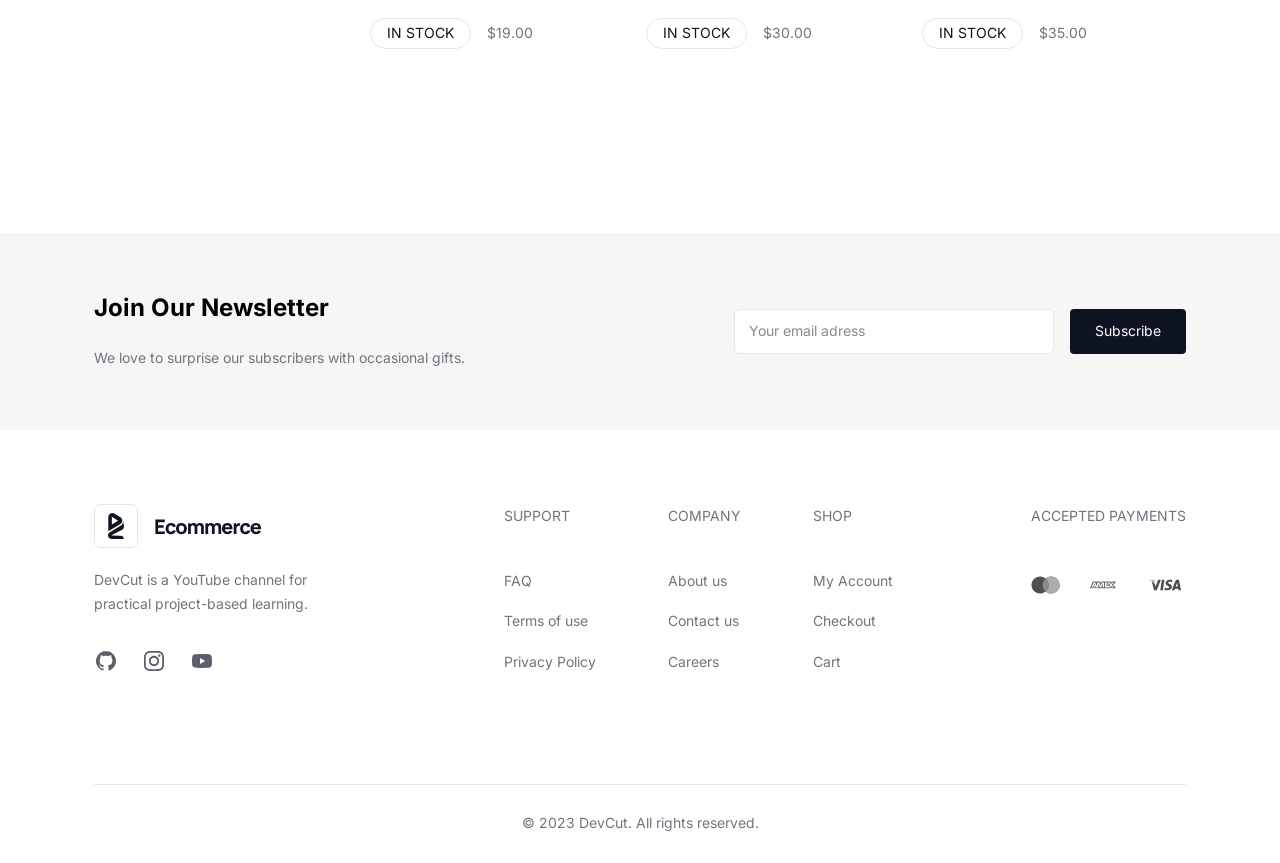
<file: categories.html>
<!DOCTYPE html>
<html lang="en">

<head>
  <meta charset="UTF-8">
  <meta name="viewport" content="width=device-width, initial-scale=1.0">
  <title>E/Categories</title>
  <link rel="stylesheet" href="./css/main.css">
</head>
<body class="page-categories">
  <header>
    <aside class="aside-banner">
      <div class="container">
        <p class="banner">Get 25% OFF on your first order. Order Now</p>
      </div>
    </aside>
    <div class="container">
      <nav class="header__container">
        <a href="./index.html"><img src="./images/svg/logo.svg" alt="logo"></a>
        <ul class="header__container__list">
          <li class="header__container__list__i"><a class="header__container__list__item" href="./index.html">Home</a></li>
          <li class="header__container__list__i header__container__list__categories"><a
              class="header__container__list__item dropdown-menu__toggle" href="/">
              Categories
              <svg class="droptown__toggle__img" height="24" width="24">
                <use href="/images/svg/icons.svg#icon-Chevron-Down"></use>
              </svg></a>
            <div class="dropdown-menu__container">
              <ul class="dropdown-menu">
                <li class="dropdown-menu__item"><a href="#">Perfume</a></li>
                <li class="dropdown-menu__item"><a href="#">Trousers</a></li>
                <li class="dropdown-menu__item"><a href="#">Shoe</a></li>
                <li class="dropdown-menu__item"><a href="#">Handbag</a></li>
                <li class="dropdown-menu__item"><a href="#">Hat</a></li>
                <li class="dropdown-menu__item"><a href="#">Thermos</a></li>
              </ul>
            </div>
          </li>
          <li class="header__container__list__i"><a class="header__container__list__item" href="#">About</a></li>
          <li class="header__container__list__i"><a class="header__container__list__item" href="#">Contact</a></li>
        </ul>
        <div class="user-search">
          <input class="user__searcher" type="text" name="" id="user__searcher" placeholder=" ">
          <label class="user__searcher__label" for="user__searcher">Search products</label>
          <img class="search-image" src="./images/svg/search.svg" alt="searcher">
        </div>
        <div class="header-section__buttons">
          <button class="header-section__button" type="button">
            <svg height="18" width="18">
              <use href="/images/svg/icons.svg#icon-cart_button"></use>
            </svg>
          </button>
          <button class="header-section__button" type="button">
            <svg height="18" width="18">
              <use href="/images/svg/icons.svg#icon-User_button"></use>
            </svg>
          </button>
        </div>
      </nav>
    </div>
  </header>
  <main>
    <div class="container">
      <div class="post__nav">
        <a class="post__nav__home" href="./index.html">Ecommerce</a>
        <span>></span>
        <a class="post__nav__search" href="#">Search</a>
      </div>
    </div>
    <div class="container">
      <div class="hero-product-section">
        <aside class="left-bar">
          <div class="left-bar__categories">
            <h6 class="left-bar__categories__heading">Categories</h6>
            <ul class="left-bar__categories__list">
              <li class="left-bar__categories__list__item">
                <input class="left-bar__categories__input" type="checkbox" id="perfume" data-value="Perfume">
                <label class="left-bar__categories__list__item__label" for="perfume">Perfume</label></li>
              <li class="left-bar__categories__list__item">
                <input class="left-bar__categories__input" type="checkbox" id="trousers" data-value="Trousers">
                <label class="left-bar__categories__list__item__label" for="trousers">Trousers</label></li>
              <li class="left-bar__categories__list__item">
                <input class="left-bar__categories__input" type="checkbox" id="shoe" data-value="Shoe">
                <label class="left-bar__categories__list__item__label" for="shoe">Shoe</label></li>
              <li class="left-bar__categories__list__item">
                <input class="left-bar__categories__input" type="checkbox" id="handbag" data-value="Handbag">
                <label class="left-bar__categories__list__item__label" for="handbag">Handbag</label></li>
              <li class="left-bar__categories__list__item">
                <input class="left-bar__categories__input" type="checkbox" id="hat" data-value="Hat">
                <label class="left-bar__categories__list__item__label" for="hat">Hat</label></li>
              <li class="left-bar__categories__list__item">
                <input class="left-bar__categories__input" type="checkbox" id="thermos" data-value="Thermos">
                <label class="left-bar__categories__list__item__label" for="thermos">Thermos</label></li>
            </ul>
          </div>
          <div class="left-bar__color">
            <h6 class="left-bar__color__heading">Color</h6>
            <div class="colors__container">
              <input class="left-bar__color__checkbox" type="checkbox" id="left-bar__color__semantic-blue" data-value="semantic-blue">
              <label class="left-bar__color__label left-bar__color__semantic-blue" for="left-bar__color__semantic-blue"></label>
              <input class="left-bar__color__checkbox" type="checkbox" id="left-bar__color__semantic-yellow" data-value="semantic-yellow">
              <label class="left-bar__color__label left-bar__color__semantic-yellow" for="left-bar__color__semantic-yellow"></label>
              <input class="left-bar__color__checkbox left-bar__color__semantic-green" type="checkbox" id="left-bar__color__semantic-green" data-value="semantic-green">
              <label class="left-bar__color__label left-bar__color__semantic-green" for="left-bar__color__semantic-green"></label>
              <input class="left-bar__color__checkbox" type="checkbox" id="left-bar__color__primary-blue" data-value="primary-blue">
              <label class="left-bar__color__label left-bar__color__primary-blue" for="left-bar__color__primary-blue"></label>
              <input class="left-bar__color__checkbox" type="checkbox" id="left-bar__color__primary-brown" data-value="primary-brown">
              <label class="left-bar__color__label left-bar__color__primary-brown" for="left-bar__color__primary-brown"></label>
              <input class="left-bar__color__checkbox" type="checkbox" id="left-bar__color__primary-dark" data-value="primary-dark">
              <label class="left-bar__color__label left-bar__color__primary-dark" for="left-bar__color__primary-dark"></label>
              <input class="left-bar__color__checkbox" type="checkbox" id="left-bar__color__primary-white" data-value="primary-white">
              <label class="left-bar__color__label left-bar__color__primary-white" for="left-bar__color__primary-white"></label>
            </div>
          </div>
          <div class="left-bar__size">
            <h6 class="left-bar__size__heading">Size</h6>
            <div class="left-bar__size__container">
              <input class="left-bar__size__checkbox" type="checkbox" id="size_s" data-value="size_s">
              <label class="left-bar__size__checkbox__label" for="size_s">S</label>
              <input class="left-bar__size__checkbox" type="checkbox" id="size_m" data-value="size_m">
              <label class="left-bar__size__checkbox__label" for="size_m">M</label>
              <input class="left-bar__size__checkbox" type="checkbox" id="size_l" data-value="size_l">
              <label class="left-bar__size__checkbox__label" for="size_l">L</label>
              <input class="left-bar__size__checkbox" type="checkbox" id="size_xl" data-value="size_xl">
              <label class="left-bar__size__checkbox__label" for="size_xl">XL</label>
              <input class="left-bar__size__checkbox" type="checkbox" id="size_xxl" data-value="size_xxl">
              <label class="left-bar__size__checkbox__label" for="size_xxl">XXL</label>
            </div>
          </div>
          <div class="left-bar__price">
            <h6 class="left-bar__price__heading">Price</h6>
            <div class="price-slider-container">
              <div class="slider-track"></div>
              <div class="slider-progress" id="slider-progress"></div>
              <input type="range" min="0" max="1000" value="0" id="slider-min">
              <input type="range" min="0" max="1000" value="1000" id="slider-max">
            </div>
            <div class="price-tooltip__input">
              <input class="price-tooltip__min price__input" type="number" min="0" max="1000" value="0" id="input-min">
              <input class="price-tooltip__max price__input" type="number" min="0" max="1000" value="1000" id="input-max">
            </div>
          </div>
        </aside>
        <section class="products-section">
          <div class="filters-container">
            <div class="filters-container__aside">
              <h6>Applied Filters:</h6>
              <div class="buttons-container" id="applied-filters-container">
              </div>
            </div>
            <div class="filters-container__sorted">
              <p>Showing <span>1</span> - <span>9</span> of <span>9</span> results.</p>
              <div class="dropdown-menu__toggle dropdown-menu__sorted">
                <div class="dropdown-menu__text">
                  <p сlass="dropdown-menu__paragraph">SORT BY</p>
                  <svg class="droptown__toggle__img" height="24" width="24">
                    <use href="/images/svg/icons.svg#icon-Chevron-Down"></use>
                  </svg>
                </div>
                <div class="dropdown-menu__container">
                  <ul class="dropdown-menu" id="sort-options">
                    <li class="dropdown-menu__item" data-sort="price-high">Price hight</li>
                    <li class="dropdown-menu__item" data-sort="price-low">Price low</li>
                    <li class="dropdown-menu__item" data-sort="size">Size (S-XXL)</li>
                    <li class="dropdown-menu__item" data-sort="category">Categorie (A-Z)</li>
                  </ul>
                </div>
              </div>
            </div>
          </div>
            <div class="products-section__container">
              <ul class="section__list">
                <li class="section__list__li" data-category="Perfume" data-color="semantic-blue" data-size="size_m" data-price="35.00">
                  <article class="section__list__item">
                    <a href="./products/product.html">
                      <img class="section__list__image" src="./images/blue-t-shirt.png" alt="t-shirt black">
                      <div>
                        <p class="section__list__text">Classic Monohrome Tees</p>
                        <div class="section__list__container">
                          <span class="section__list__label">IN STOCK</span>
                          <p>$35.00</p>
                        </div>
                      </div>
                    </a>
                  </article>
                </li>
                <li class="section__list__li" data-category="Perfume" data-color="primary-brown" data-size="size_l" data-price="27.00">
                  <article class="section__list__item">
                    <a href="#">
                      <img class="section__list__image" src="./images/brown-t-shirt.png" alt="t-shirt brown">
                      <div>
                        <p class="section__list__text">Monohromatic Wardrobe</p>
                        <div class="section__list__container">
                          <span class="section__list__label">IN STOCK</span>
                          <p>$27.00</p>
                        </div>
                      </div>
                    </a>
                  </article>
                </li>
                <li class="section__list__li" data-category="Perfume" data-color="primary-white" data-size="size_s" data-price="22.00">
                  <article class="section__list__item">
                    <a href="#">
                      <img class="section__list__image" src="./images/white-t-shirt.png" alt="t-shirt white">
                      <div>
                        <p class="section__list__text">Essential Neutrals</p>
                        <div class="section__list__container">
                          <span class="section__list__label">IN STOCK</span>
                          <p>$22.00</p>
                        </div>
                      </div>
                    </a>
                  </article>
                </li>
                <li class="section__list__li" data-category="Perfume" data-color="primary-dark" data-size="size_l" data-price="43.00">
                  <article class="section__list__item">
                    <a href="#">
                      <img class="section__list__image" src="./images/utraanet-black-t-shirt.png" alt="t-shirt black">
                      <div>
                        <p class="section__list__text">UTRAANET Black</p>
                        <div class="section__list__container">
                          <span class="section__list__label">IN STOCK</span>
                          <p>$43.00</p>
                        </div>
                      </div>
                    </a>
                  </article>
                </li>
                <li class="section__list__li" data-category="Handbag" data-color="primary-dark" data-size="size_xl" data-price="35.00">
                  <article class="section__list__item">
                    <a href="#">
                      <img class="section__list__image" src="./images/sweater-black.png" alt="sweater black">
                      <div>
                        <p class="section__list__text">Elegant Ebony Sweatshirts</p>
                        <div class="section__list__container">
                          <span class="section__list__label">IN STOCK</span>
                          <p>$35.00</p>
                        </div>
                      </div>
                    </a>
                  </article>
                </li>
                <li class="section__list__li" data-category="Handbag" data-color="primary-dark" data-size="size_xxl" data-price="57.00">
                  <article class="section__list__item">
                    <a href="#">
                      <img class="section__list__image" src="./images/khudi-black.png" alt="khudi black">
                      <div>
                        <p class="section__list__text">Sleek and Cozy Black</p>
                        <div class="section__list__container">
                          <span class="section__list__label">IN STOCK</span>
                          <p>$57.00</p>
                        </div>
                      </div>
                    </a>
                  </article>
                </li>
                <li class="section__list__li" data-category="Perfume" data-color="primary-dark" data-size="size_m" data-price="19.00">
                  <article class="section__list__item">
                    <a href="#">
                      <img class="section__list__image" src="./images/t-shirt-gray.png" alt="t-shirt gray">
                      <div>
                        <p class="section__list__text">Raw Black Tees</p>
                        <div class="section__list__container">
                          <span class="section__list__label">IN STOCK</span>
                          <p>$19.00</p>
                        </div>
                      </div>
                    </a>
                  </article>
                </li>
                <li class="section__list__li" data-category="Perfume" data-color="primary-dark" data-size="size_l" data-price="30.00">
                  <article class="section__list__item">
                    <a href="#">
                      <img class="section__list__image" src="./images/t-shirt-black.png" alt="t-shirt black">
                      <div>
                        <p class="section__list__text">MOCKUP Black</p>
                        <div class="section__list__container">
                          <span class="section__list__label">IN STOCK</span>
                          <p>$30.00</p>
                        </div>
                      </div>
                    </a>
                  </article>
                </li>
                <li class="section__list__li" data-category="Perfume" data-color="semantic-blue" data-size="size_m" data-price="35.00">
                  <article class="section__list__item">
                    <a href="#">
                      <img class="section__list__image" src="./images/athletic-shirt.png" alt="t-shirt athletic">
                      <div>
                        <p class="section__list__text">Classic Monohrome Tees</p>
                        <div class="section__list__container">
                          <span class="section__list__label">IN STOCK</span>
                          <p>$35.00</p>
                        </div>
                      </div>
                    </a>
                  </article>
                </li>
              </ul>
            </div>
        </div>
      </section>
    </div>
    <section class="pre-footer-section">
      <div class="container">
        <div class="pre-footer-section__container">
          <div class="pre-footer-section__container__text">
            <h3>Join Our Newsletter</h3>
            <p>We love to surprise our subscribers with occasional gifts.</p>
          </div>
          <div class="user-email">
            <input class="user-email__input" type="text" name="" id="user-email" placeholder=" ">
            <label class="user-email__input__label" for="user-email">Your email adress</label>
            <button class="button subscribe-button" type="button">Subscribe</button>
          </div>
        </div>
      </div>
    </section>
  </main>
  <footer>
    <div class="container">
      <div class="footer__container">
        <div class="footer__container__logos">
          <a href="/">
            <img class="footer__container__logo" src="./images/svg/footer-logo.svg" alt="logo">
          </a>
          <p class="footer__container__logos__text">DevCut is a YouTube channel for practical project-based learning.
          </p>
          <div class="footer__container__logos__socials">
            <a href="#" target="_blank">
              <svg height="24" width="24">
                <use href="/images/svg/icons.svg#icon-Github"></use>
              </svg>
            </a>
            <a href="#" target="_blank">
              <svg height="24" width="24">
                <use href="/images/svg/icons.svg#icon-Instagram"></use>
              </svg>
            </a>
            <a href="#" target="_blank">
              <svg height="24" width="24">
                <use href="/images/svg/icons.svg#icon-Youtube"></use>
              </svg>
            </a>
          </div>
        </div>
        <div class="footer__container__text">
          <div>
            <p class="footer__container__text__heading">SUPPORT</p>
            <a href="#">
              <p class="footer__container__text__paragraph">FAQ</p>
            </a>
            <a href="#">
              <p class="footer__container__text__paragraph">Terms of use</p>
            </a>
            <a href="#">
              <p>Privacy Policy</p>
            </a>
          </div>
          <div>
            <p class="footer__container__text__heading">COMPANY</p>
            <a href="#">
              <p class="footer__container__text__paragraph">About us</p>
            </a>
            <a href="#">
              <p class="footer__container__text__paragraph">Contact us</p>
            </a>
            <a href="#">
              <p>Careers</p>
            </a>
          </div>
          <div>
            <p class="footer__container__text__heading">SHOP</p>
            <a href="#">
              <p class="footer__container__text__paragraph">My Account</p>
            </a>
            <a href="#">
              <p class="footer__container__text__paragraph">Checkout</p>
            </a>
            <a href="#">
              <p>Cart</p>
            </a>
          </div>
        </div>
        <div>
          <p class="footer__container__text__payments">ACCEPTED PAYMENTS</p>
          <div class="footer__container__payments__logos">
            <svg width="30" height="32">
              <use href="/images/svg/icons.svg#icon-Mastercard"></use>
            </svg>
            <svg width="56" height="32">
              <use href="/images/svg/icons.svg#icon-Amex"></use>
            </svg>
            <svg width="42" height="32">
              <use href="/images/svg/icons.svg#icon-Visa"></use>
            </svg>
          </div>
        </div>
      </div>
      <div class="footer__ended__container">
        <p class="footer__ended__text">&copy 2023 DevCut. All rights reserved.</p>
      </div>
    </div>
  </footer>
<script type="module" src="./js/main.js"></script>
</body>
</html>
</file>
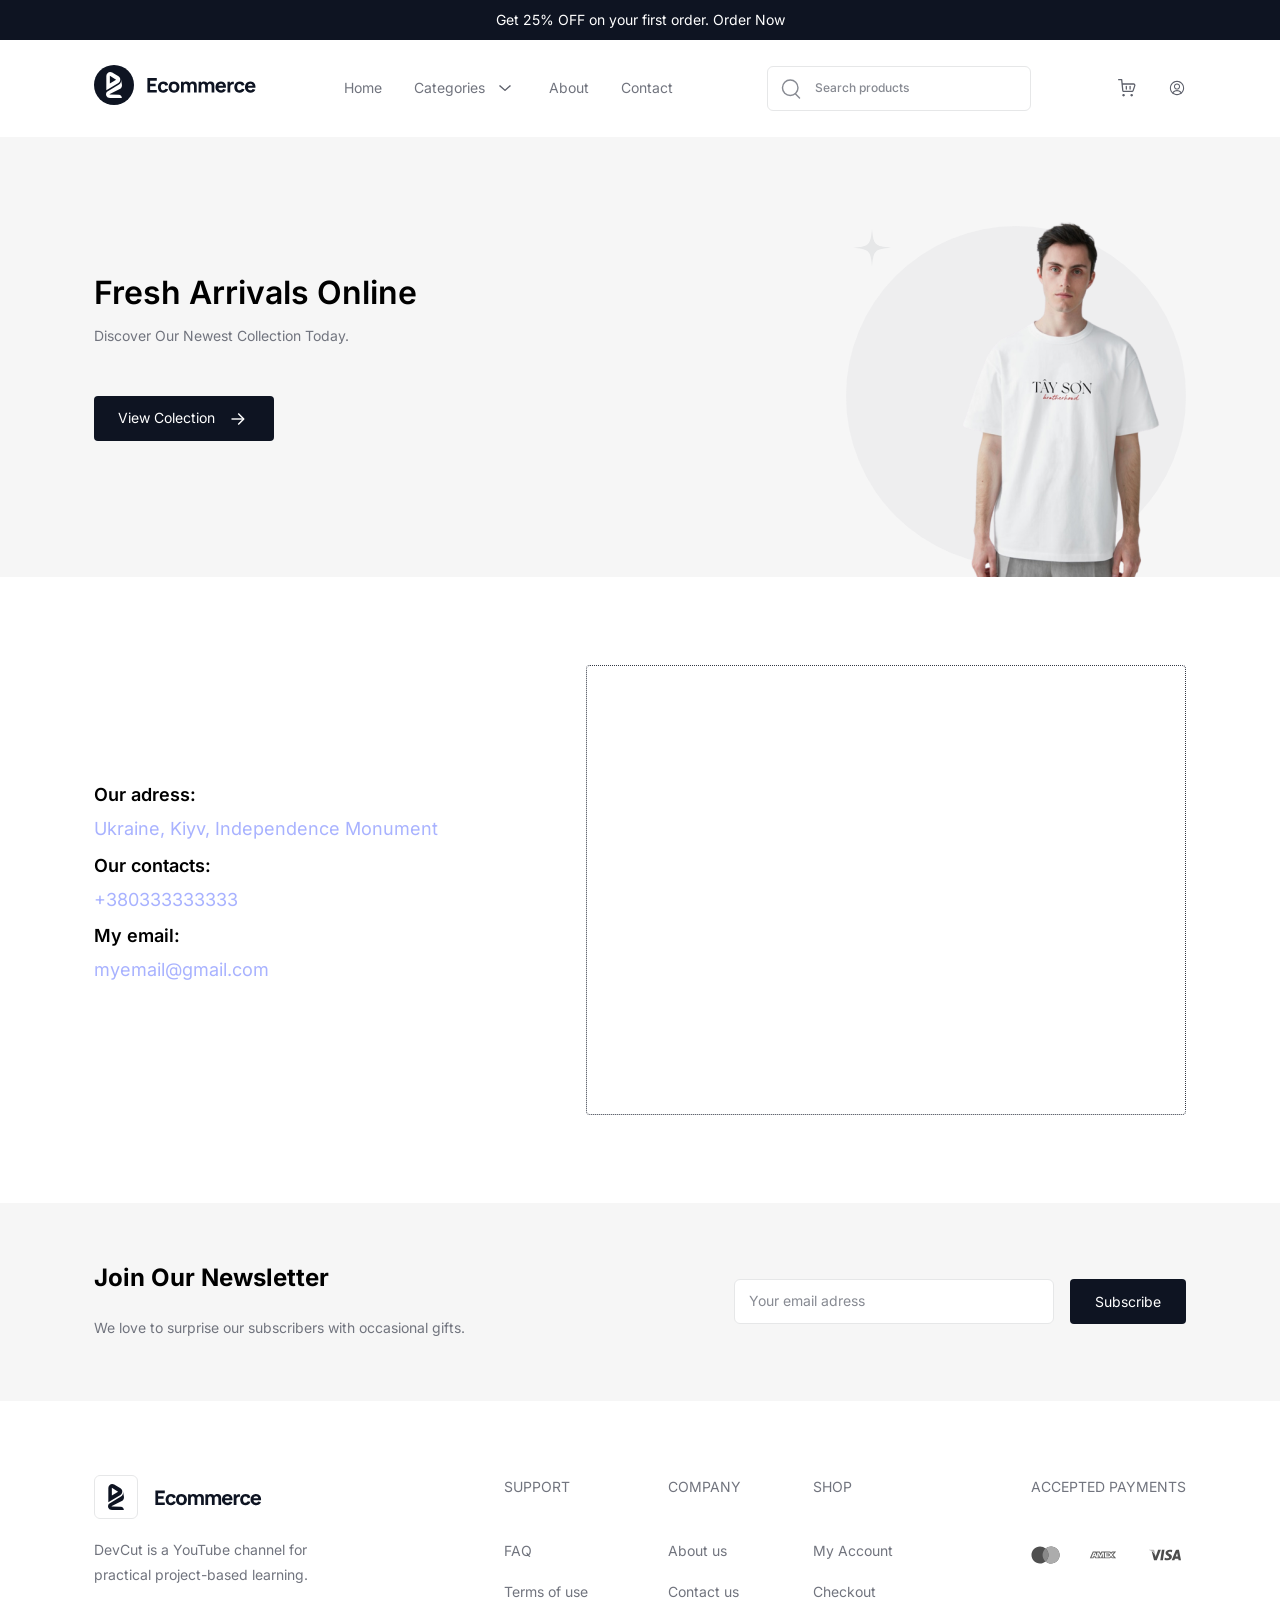
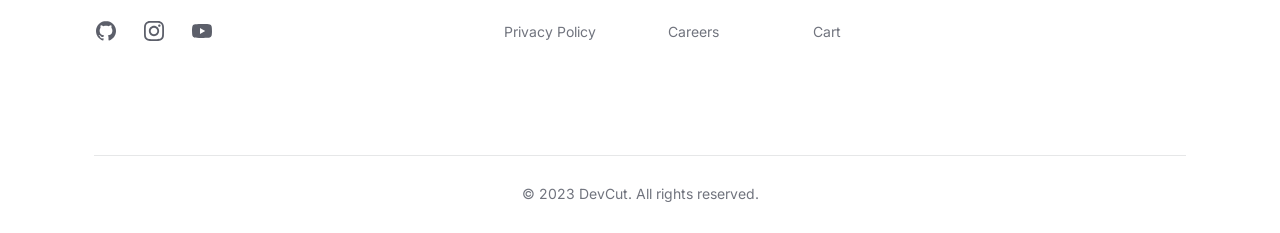
<file: contact.html>
<!DOCTYPE html>
<html lang="en">

<head>
  <meta charset="UTF-8">
  <meta name="viewport" content="width=device-width, initial-scale=1.0">
  <title>E/Contacts</title>
  <link rel="stylesheet" href="./css/main.css">
</head>

<body class="page-contact">
  <header>
    <aside class="aside-banner">
      <div class="container">
        <p class="banner">Get 25% OFF on your first order. Order Now</p>
      </div>
    </aside>
    <div class="container">
      <nav class="header__container">
        <a href="/"><img src="./images/svg/logo.svg" alt="logo"></a>
        <ul class="header__container__list">
          <li class="header__container__list__i"><a class="header__container__list__item" href="#">Home</a></li>
          <li class="header__container__list__i header__container__list__categories"><a
              class="header__container__list__item dropdown-menu__toggle" href="./categories.html">
              Categories
              <svg class="droptown__toggle__img" height="24" width="24">
                <use href="/images/svg/icons.svg#icon-Chevron-Down"></use>
              </svg></a>
            <div class="dropdown-menu__container">
              <ul class="dropdown-menu">
                <li class="dropdown-menu__item"><a href="#">Perfume</a></li>
                <li class="dropdown-menu__item"><a href="#">Trousers</a></li>
                <li class="dropdown-menu__item"><a href="#">Shoe</a></li>
                <li class="dropdown-menu__item"><a href="#">Handbag</a></li>
                <li class="dropdown-menu__item"><a href="#">Hat</a></li>
                <li class="dropdown-menu__item"><a href="#">Thermos</a></li>
              </ul>
            </div>
          </li>
          <li class="header__container__list__i"><a class="header__container__list__item" href="./about.html">About</a></li>
          <li class="header__container__list__i"><a class="header__container__list__item" href="./contact.html">Contact</a></li>
        </ul>
        <div class="user-search">
          <input class="user__searcher" type="text" name="" id="user__searcher" placeholder=" ">
          <label class="user__searcher__label" for="user__searcher">Search products</label>
          <img class="search-image" src="./images/svg/search.svg" alt="searcher">
        </div>
        <div class="header-section__buttons">
          <button class="header-section__button" type="button">
            <svg height="18" width="18">
              <use href="/images/svg/icons.svg#icon-cart_button"></use>
            </svg>
          </button>
          <button class="header-section__button" type="button">
            <svg height="18" width="18">
              <use href="/images/svg/icons.svg#icon-User_button"></use>
            </svg>
          </button>
        </div>
      </nav>
    </div>
  </header>
  <main>
    <section class="hero-section">
      <div class="container">
        <div class="hero-section__container">
          <div class="text">
            <h2 class="hero-section__container__heading">Fresh Arrivals Online</h2>
            <p class="hero-section__container__paragraph">Discover Our Newest Collection Today.</p>
            <a class="button buttons-center" href="./categories.html">View Colection<svg width="24" height="24">
                <use href="/images/svg/icons.svg#icon-Arrow-Right"></use>
              </svg>
            </a>
          </div>
          <div class="images">
            <img class="hero-section__image" src="./images/man-white-t-shirt.png" alt="Men">
          </div>
        </div>
      </div>
    </section>
    <section class="adress-section">
      <div class="container">
        <div class="adress-section__container">
          <div class="adress-section__container__text">
            <h4 class="adress-section__container__text__heading">Our adress:</h4>
            <a class="adress-section__container__text__url" href="https://maps.app.goo.gl/B52RQteVYxYvHmTq7" target="_blank">Ukraine, Kiyv, Independence Monument</a>
            <h4 class="adress-section__container__text__heading">Our contacts:</h4>
            <a class="adress-section__container__text__url" href="tel:+380333333333">+380333333333</a>
            <h4 class="adress-section__container__text__heading">My email:</h4>
            <a class="adress-section__container__text__url" href="mailto:myemail@gmail.com">myemail@gmail.com</a>
          </div>
          <iframe class="map"
            src="https://www.google.com/maps/embed?pb=!1m18!1m12!1m3!1d1868.8490449894703!2d30.524641319930048!3d50.449873288146854!2m3!1f0!2f0!3f0!3m2!1i1024!2i768!4f13.1!3m3!1m2!1s0x40d4ce517313ffff%3A0x8ecfad616671ad39!2z0JzQvtC90YPQvNC10L3RgiDQndC10LfQsNCy0LjRgdC40LzQvtGB0YLQuA!5e0!3m2!1sru!2sua!4v1780749259820!5m2!1sru!2sua"
            width="600" height="450" style="border:1;" allowfullscreen="" loading="lazy"
            referrerpolicy="no-referrer-when-downgrade"></iframe>
        </div>
      </div>

    </section>
    <section class="pre-footer-section">
      <div class="container">
        <div class="pre-footer-section__container">
          <div class="pre-footer-section__container__text">
            <h3>Join Our Newsletter</h3>
            <p>We love to surprise our subscribers with occasional gifts.</p>
          </div>
          <div class="user-email">
            <input class="user-email__input" type="text" name="" id="user-email" placeholder=" ">
            <label class="user-email__input__label" for="user-email">Your email adress</label>
            <button class="button subscribe-button" type="button">Subscribe</button>
          </div>
        </div>
      </div>
    </section>
  </main>
  <footer>
    <div class="container">
      <div class="footer__container">
        <div class="footer__container__logos">
          <a href="/">
            <img class="footer__container__logo" src="./images/svg/footer-logo.svg" alt="logo">
          </a>
          <p class="footer__container__logos__text">DevCut is a YouTube channel for practical project-based learning.
          </p>
          <div class="footer__container__logos__socials">
            <a href="#" target="_blank">
              <svg height="24" width="24">
                <use href="/images/svg/icons.svg#icon-Github"></use>
              </svg>
            </a>
            <a href="#" target="_blank">
              <svg height="24" width="24">
                <use href="/images/svg/icons.svg#icon-Instagram"></use>
              </svg>
            </a>
            <a href="#" target="_blank">
              <svg height="24" width="24">
                <use href="/images/svg/icons.svg#icon-Youtube"></use>
              </svg>
            </a>
          </div>
        </div>
        <div class="footer__container__text">
          <div>
            <p class="footer__container__text__heading">SUPPORT</p>
            <a href="#">
              <p class="footer__container__text__paragraph">FAQ</p>
            </a>
            <a href="#">
              <p class="footer__container__text__paragraph">Terms of use</p>
            </a>
            <a href="#">
              <p>Privacy Policy</p>
            </a>
          </div>
          <div>
            <p class="footer__container__text__heading">COMPANY</p>
            <a href="#">
              <p class="footer__container__text__paragraph">About us</p>
            </a>
            <a href="#">
              <p class="footer__container__text__paragraph">Contact us</p>
            </a>
            <a href="#">
              <p>Careers</p>
            </a>
          </div>
          <div>
            <p class="footer__container__text__heading">SHOP</p>
            <a href="#">
              <p class="footer__container__text__paragraph">My Account</p>
            </a>
            <a href="#">
              <p class="footer__container__text__paragraph">Checkout</p>
            </a>
            <a href="#">
              <p>Cart</p>
            </a>
          </div>
        </div>
        <div>
          <p class="footer__container__text__payments">ACCEPTED PAYMENTS</p>
          <div class="footer__container__payments__logos">
            <svg width="30" height="32">
              <use href="/images/svg/icons.svg#icon-Mastercard"></use>
            </svg>
            <svg width="56" height="32">
              <use href="/images/svg/icons.svg#icon-Amex"></use>
            </svg>
            <svg width="42" height="32">
              <use href="/images/svg/icons.svg#icon-Visa"></use>
            </svg>
          </div>
        </div>
      </div>
      <div class="footer__ended__container">
        <p class="footer__ended__text">&copy 2023 DevCut. All rights reserved.</p>
      </div>
    </div>
  </footer>
</body>

</html>
</file>
<file: css/main.css>
@font-face{font-display:swap;font-family:"Inter";font-style:normal;font-weight:400;src:url("../fonts/inter-v20-latin-regular.woff2") format("woff2")}@font-face{font-display:swap;font-family:"Inter";font-style:normal;font-weight:500;src:url("../fonts/inter-v20-latin-500.woff2") format("woff2")}@font-face{font-display:swap;font-family:"Inter";font-style:normal;font-weight:600;src:url("../fonts/inter-v20-latin-600.woff2") format("woff2")}@font-face{font-display:swap;font-family:"Inter";font-style:normal;font-weight:700;src:url("../fonts/inter-v20-latin-700.woff2") format("woff2")}:root{--color-primary-b900: #4078FF;--color-primary-b800: #5C83FF;--color-primary-b700: #728FFF;--color-primary-b600: #869AFF;--color-primary-b500: #97A6FF;--color-primary-b400: #A8B2FF;--color-primary-b300: #B7BFFF;--color-primary-b200: #E3E5FF;--color-primary-b100: #F0F1FF;--color-neutral-b900: #0E1422;--color-neutral-b700: #333845;--color-neutral-b600: #474B57;--color-neutral-b500: #5C5F6A;--color-neutral-b400: #71747E;--color-neutral-b300: #878A92;--color-neutral-b200: #B6B7BC;--color-neutral-b100: #E6E7E8;--color-neutral-w200: #E9E9EB;--color-neutral-w100: #F6F6F6;--color-neutral-w900: #FFFFFF;--color-semantic-blue-b900: #306CEF;--color-semantic-blue-b800: #477CF1;--color-semantic-blue-b700: #5E8CF3;--color-semantic-blue-b600: #759DF4;--color-semantic-blue-b500: #8CADF6;--color-semantic-blue-b400: #A3BEF8;--color-semantic-blue-b300: #BACEFA;--color-semantic-blue-b200: #D1DEFB;--color-semantic-blue-b100: #E8EFFD;--color-semantic-green-g900: #057234;--color-semantic-green-g800: #2C7F45;--color-semantic-green-g700: #458B56;--color-semantic-green-g600: #5A9868;--color-semantic-green-g500: #6FA479;--color-semantic-green-g400: #83B18B;--color-semantic-green-g300: #98BE9E;--color-semantic-green-g200: #C1D8C4;--color-semantic-green-g100: #D5E5D7;--color-semantic-red-r900: #BE1313;--color-semantic-red-r800: #C83727;--color-semantic-red-r700: #D14F3A;--color-semantic-red-r600: #D9644E;--color-semantic-red-r500: #E17862;--color-semantic-red-r400: #E88C77;--color-semantic-red-r300: #EE9F8D;--color-semantic-red-r200: #F8C5B9;--color-semantic-red-r100: #FBD9D0;--color-semantic-yellow-y900: #F3B40A;--color-semantic-yellow-y800: #F6BB33;--color-semantic-yellow-y700: #F9C14C;--color-semantic-yellow-y600: #FBC862;--color-semantic-yellow-y500: #FDCF76;--color-semantic-yellow-y400: #FFD58A;--color-semantic-yellow-y300: #FFDC9E;--color-semantic-yellow-y200: #FFEAC4;--color-semantic-yellow-y100: #FFF1D8;--color-primary-brown-b100: #48321C}*{-webkit-box-sizing:border-box;box-sizing:border-box}body{margin:0}h1,h2,h3,h4,h5,h6,p,a,span{margin-top:0}.container{padding:0 2px;margin:0 auto;width:100%;max-width:1140px}@media screen and (min-width: 768px){.container{padding:0 24px}}a{text-decoration:none;color:var(--color-neutral-b900)}ul{list-style-type:none}h1{font-family:"Inter",sans-serif;font-size:40px;line-height:150%;font-weight:600}h2{font-family:"Inter",sans-serif;font-size:32px;font-weight:600}h3{font-family:"Inter",sans-serif;font-size:24px;font-weight:700}h4{font-family:"Inter",sans-serif;font-size:18px;font-weight:600}h5{font-family:"Inter",sans-serif;font-size:16px;font-weight:700}h6{font-family:"Inter",sans-serif;font-size:14px;font-weight:600}p,a,button,span{font-family:"Inter",sans-serif;font-size:14px;line-height:175%;font-weight:400;color:var(--color-neutral-b400);margin-bottom:0}label{font-family:"Inter",sans-serif;font-size:12px;line-height:24px;font-weight:500;color:var(--color-neutral-b300)}.aside-banner{background-color:var(--color-neutral-b900)}.banner{background-color:var(--color-neutral-b900);color:var(--color-neutral-w900);text-align:center;height:40px;padding:8px 0;margin-bottom:0}header{position:relative;z-index:4}.header__container{position:relative;display:-webkit-box;display:-ms-flexbox;display:flex;-webkit-box-orient:horizontal;-webkit-box-direction:normal;-ms-flex-direction:row;flex-direction:row;-ms-flex-pack:distribute;justify-content:space-around}@media screen and (min-width: 1280px){.header__container{-webkit-box-pack:justify;-ms-flex-pack:justify;justify-content:space-between}}.header__container{-webkit-box-align:center;-ms-flex-align:center;align-items:center;-webkit-box-flex:1;-ms-flex-positive:1;flex-grow:1;padding:20px 0}.header__container__list{display:none;position:absolute;bottom:-25%;background-color:var(--color-neutral-w200);width:100vw;-webkit-box-pack:center;-ms-flex-pack:center;justify-content:center;padding:0;-webkit-box-orient:horizontal;-webkit-box-direction:normal;-ms-flex-direction:row;flex-direction:row;gap:15px}@media screen and (min-width: 768px){.header__container__list{display:-webkit-box;display:-ms-flexbox;display:flex;gap:45px}}@media screen and (min-width: 1280px){.header__container__list{display:-webkit-box;display:-ms-flexbox;display:flex;background-color:rgba(0,0,0,0);position:static;-webkit-transform:none;transform:none;display:flex;width:337px;gap:32px;-webkit-box-pack:start;-ms-flex-pack:start;justify-content:flex-start}}.is-active{display:-webkit-box;display:-ms-flexbox;display:flex}.header__container__list__item{display:-webkit-box;display:-ms-flexbox;display:flex;-webkit-box-align:center;-ms-flex-align:center;align-items:center;gap:8px}.header__container__list__i:hover{-webkit-transform:scale(1.05);transform:scale(1.05)}.header__container__list__categories{display:-webkit-inline-box;display:-ms-inline-flexbox;display:inline-flex;position:relative}.droptown__toggle__img:hover{-webkit-transform:rotate(180deg);transform:rotate(180deg)}.dropdown-menu__container{position:absolute;top:100%;left:0px;background-color:var(--color-neutral-b100);border-radius:4px;opacity:0;visibility:hidden;-webkit-transform:translateY(10px);transform:translateY(10px);-webkit-transition:opacity .2s ease,visibility .2s,-webkit-transform .2s ease;transition:opacity .2s ease,visibility .2s,-webkit-transform .2s ease;transition:opacity .2s ease,transform .2s ease,visibility .2s;transition:opacity .2s ease,transform .2s ease,visibility .2s,-webkit-transform .2s ease;-webkit-transition-duration:.5s;transition-duration:.5s}.header__container__list__categories:hover .dropdown-menu__container{opacity:1;visibility:visible;-webkit-transform:translateY(0);transform:translateY(0)}.droptown__toggle__img{-webkit-transition-duration:.5s;transition-duration:.5s}.header__container__list__categories:hover .droptown__toggle__img{-webkit-transform:rotate(180deg);transform:rotate(180deg)}.dropdown-menu{padding:0 35px 0 5px}.dropdown-menu__item:hover{cursor:pointer;-webkit-transform:scale(1.05);transform:scale(1.05)}.search-image{height:46px;width:48px;padding:11px 12px;position:absolute;top:0px;left:0px}.user-search{position:relative;-webkit-box-flex:1;-ms-flex-positive:1;flex-grow:1;margin:0;display:none}@media screen and (min-width: 480px){.user-search{display:block;margin:0 10px}}@media screen and (min-width: 1280px){.user-search{-webkit-box-flex:0;-ms-flex-positive:0;flex-grow:0;margin:0}}.user__searcher{width:100%}@media screen and (min-width: 1280px){.user__searcher{width:264px}}.user__searcher{height:45px;border:1px solid var(--color-neutral-b100);border-radius:6px;padding:10px 20px 10px 48px;color:var(--color-neutral-b500);font-family:"Inter",sans-serif}.user__searcher:focus{border-color:var(--color-neutral-b300);outline:none}.user__searcher:focus+.user__searcher__label{display:none}.user__searcher:not(:-moz-placeholder)+.user__searcher__label{display:none}.user__searcher:not(:-ms-input-placeholder)+.user__searcher__label{display:none}.user__searcher:not(:placeholder-shown)+.user__searcher__label{display:none}.user__searcher__label{position:absolute;left:48px;top:10px;display:-webkit-box;display:-ms-flexbox;display:flex;-webkit-box-align:center;-ms-flex-align:center;align-items:center;pointer-events:none}.user__searcher__label:hover{cursor:text}.user-search__results{position:absolute;top:50px;padding:5px;display:none;-webkit-box-orient:vertical;-webkit-box-direction:normal;-ms-flex-direction:column;flex-direction:column;gap:5px;width:100%;background-color:var(--color-neutral-b100);border-radius:4px;overflow:hidden;z-index:3}.user-search__result{display:-webkit-box;display:-ms-flexbox;display:flex;-webkit-box-align:center;-ms-flex-align:center;align-items:center;gap:10px;width:100%;height:50px;background-color:var(--color-neutral-w100)}.user-search__result:hover{cursor:pointer;background-color:var(--color-neutral-b200)}.user-search__result__image{display:-webkit-box;display:-ms-flexbox;display:flex;-webkit-box-pack:center;-ms-flex-pack:center;justify-content:center;-webkit-box-align:center;-ms-flex-align:center;align-items:center}.user-search__result__img{height:50px;margin-bottom:0}.user-search__result__text__heading{margin-bottom:0}.user-search__result__text__price{margin-bottom:0}.header-section__buttons{display:-webkit-box;display:-ms-flexbox;display:flex;gap:32px}.header-section__button{background:none;border:none;padding:0;max-height:18px}.header-section__button:hover{cursor:pointer;-webkit-transform:scale(1.05);transform:scale(1.05)}.post__nav__section{background-color:var(--color-neutral-w100)}.post__nav{display:none}@media screen and (min-width: 768px){.post__nav{display:-webkit-box;display:-ms-flexbox;display:flex;padding:15px 12px;margin-bottom:0;-webkit-box-pack:start;-ms-flex-pack:start;justify-content:flex-start;-webkit-box-align:center;-ms-flex-align:center;align-items:center}}.post__nav__home:hover{-webkit-transform:scale(1.05);transform:scale(1.05)}.post__nav__container{padding:35px 0}.post__nav__heading{margin-bottom:8px}.post__nav__search{color:var(--color-neutral-b900)}.post__nav__search:hover{-webkit-transform:scale(1.05);transform:scale(1.05)}.arrow-right__img{-webkit-transform:rotate(-90deg);transform:rotate(-90deg)}@media screen and (min-width: 768px){.advantages-section{margin-bottom:72px}}.advantages-section__list{display:-webkit-box;display:-ms-flexbox;display:flex;-webkit-box-orient:vertical;-webkit-box-direction:normal;-ms-flex-direction:column;flex-direction:column;-webkit-box-align:center;-ms-flex-align:center;align-items:center;padding:0 10px}@media screen and (min-width: 768px){.advantages-section__list{-webkit-box-pack:justify;-ms-flex-pack:justify;justify-content:space-between;gap:0;-webkit-box-orient:horizontal;-webkit-box-direction:normal;-ms-flex-direction:row;flex-direction:row;-webkit-box-pack:center;-ms-flex-pack:center;justify-content:center}}.advantages-section__list__item{margin-bottom:30px;width:50%;text-align:center}@media screen and (min-width: 768px){.advantages-section__list__item{margin-bottom:0;-ms-flex-preferred-size:328px;flex-basis:328px;text-align:start;padding:16px 56px 50px 0}}.advantages-section__list__item__image{margin-bottom:24px}.advantages-section__list__item__heading{margin-bottom:12px}.pre-footer-section{background-color:var(--color-neutral-w100);margin-bottom:40px}@media screen and (min-width: 768px){.pre-footer-section{margin-bottom:74px}}.pre-footer-section__container{display:-webkit-box;display:-ms-flexbox;display:flex;-webkit-box-orient:vertical;-webkit-box-direction:normal;-ms-flex-direction:column;flex-direction:column;-webkit-box-align:center;-ms-flex-align:center;align-items:center;gap:15px;padding:10px 0}@media screen and (min-width: 768px){.pre-footer-section__container{-webkit-box-orient:horizontal;-webkit-box-direction:normal;-ms-flex-direction:row;flex-direction:row;-webkit-box-align:start;-ms-flex-align:start;align-items:flex-start;padding:60px 0;-webkit-box-align:center;-ms-flex-align:center;align-items:center;gap:0}}.pre-footer-section__container__text{-webkit-box-flex:1;-ms-flex-positive:1;flex-grow:1;text-align:center;padding:0 20px}@media screen and (min-width: 768px){.pre-footer-section__container__text{text-align:start;padding:0}}.user-email{position:relative;display:-webkit-box;display:-ms-flexbox;display:flex;-webkit-box-pack:justify;-ms-flex-pack:justify;justify-content:space-between;gap:16px}.user-email__input{padding:10px 15px;height:45px;border:1px solid var(--color-neutral-b100);border-radius:6px;color:var(--color-neutral-b500);font-family:"Inter",sans-serif;font-size:14px;font-weight:400}@media screen and (min-width: 768px){.user-email__input{width:320px}}.user-email__input:focus{border-color:var(--color-neutral-b300);outline:none}.user-email__input__label{position:absolute;left:15px;top:10px;font-family:"Inter",sans-serif;font-size:14px;font-weight:400}.user-email__input__label:hover{cursor:text}.user-email__input:focus+.user-email__input__label{display:none}.user-email__input:not(:-moz-placeholder)+.user-email__input__label{display:none}.user-email__input:not(:-ms-input-placeholder)+.user-email__input__label{display:none}.user-email__input:not(:placeholder-shown)+.user-email__input__label{display:none}.footer__container{display:-webkit-box;display:-ms-flexbox;display:flex;-webkit-box-orient:vertical;-webkit-box-direction:normal;-ms-flex-direction:column;flex-direction:column;-webkit-box-align:center;-ms-flex-align:center;align-items:center;gap:30px;margin-bottom:40px;padding:0 20px}@media screen and (min-width: 768px){.footer__container{margin-bottom:104px;-webkit-box-orient:horizontal;-webkit-box-direction:normal;-ms-flex-direction:row;flex-direction:row;gap:10px;-webkit-box-align:start;-ms-flex-align:start;align-items:flex-start;padding:0}}.footer__container__logos{display:-webkit-box;display:-ms-flexbox;display:flex;-webkit-box-orient:vertical;-webkit-box-direction:normal;-ms-flex-direction:column;flex-direction:column;-webkit-box-align:center;-ms-flex-align:center;align-items:center;text-align:center}@media screen and (min-width: 768px){.footer__container__logos{display:block;text-align:start;-ms-flex-preferred-size:272px;flex-basis:272px}}.footer__container__logo{margin-bottom:12px}.footer__container__logos__text{margin-bottom:32px}.footer__container__logos__socials{display:-webkit-box;display:-ms-flexbox;display:flex;-webkit-box-pack:start;-ms-flex-pack:start;justify-content:start;gap:24px}.footer__container__text{display:-webkit-box;display:-ms-flexbox;display:flex;-webkit-box-pack:center;-ms-flex-pack:center;justify-content:center;gap:20px}@media screen and (min-width: 768px){.footer__container__text{gap:72px}}.footer__container__text{-webkit-box-flex:1;-ms-flex-positive:1;flex-grow:1}.footer__container__text__heading{margin-bottom:40px}.footer__container__text__paragraph{margin-bottom:16px}.footer__container__text__payments{margin-bottom:40px}.footer__container__payments__logos{display:-webkit-box;display:-ms-flexbox;display:flex;-webkit-box-pack:justify;-ms-flex-pack:justify;justify-content:space-between}.footer__ended__container{position:relative;display:-webkit-box;display:-ms-flexbox;display:flex;-webkit-box-pack:center;-ms-flex-pack:center;justify-content:center;padding:27px 0}.footer__ended__text::before{position:absolute;left:0;top:0;display:block;content:" ";width:100%;height:1px;background-color:var(--color-neutral-b100)}.button{width:180px;height:45px;background-color:var(--color-neutral-b900);color:var(--color-neutral-w900);border:none;border-radius:4px;padding:10px 24px}.button:hover{cursor:pointer;background-color:var(--color-neutral-b700)}.subscribe-button{width:116px}.buttons-center{display:-webkit-box;display:-ms-flexbox;display:flex;-webkit-box-align:center;-ms-flex-align:center;align-items:center;-webkit-box-pack:justify;-ms-flex-pack:justify;justify-content:space-between}.featured-product-section__button{background-color:rgba(0,0,0,0);border:1px solid var(--color-neutral-w200);border-radius:25px;padding:3px 16px;color:var(--color-neutral-b900)}.featured-product-section__button:hover{cursor:pointer}.latest-product-section__button{background-color:rgba(0,0,0,0);border:1px solid rgba(0,0,0,0);padding:3px 16px;color:var(--color-neutral-b500);margin-bottom:48px}.latest-product-section__button:hover{cursor:pointer;border:1px solid var(--color-neutral-w200);border-radius:25px;color:var(--color-neutral-b900)}.burger-button{background-color:rgba(0,0,0,0);border:none;padding:0;width:18px;height:18px;display:-webkit-box;display:-ms-flexbox;display:flex;-webkit-box-pack:center;-ms-flex-pack:center;justify-content:center;-webkit-box-align:center;-ms-flex-align:center;align-items:center}@media screen and (min-width: 480px){.burger-button{display:none}}.section__list__image{margin-bottom:24px}.section__list__item{padding:16px 8px}.section__list__item:hover{-webkit-transform:scale(1.05);transform:scale(1.05);-webkit-transition:.5s;transition:.5s;-webkit-box-shadow:0px 2px 3px 0px var(--color-neutral-b100),2px 0px 3px 0px var(--color-neutral-b100);box-shadow:0px 2px 3px 0px var(--color-neutral-b100),2px 0px 3px 0px var(--color-neutral-b100)}.section__list__text{color:var(--color-neutral-b900);margin-bottom:12px}.section__list__container{display:-webkit-box;display:-ms-flexbox;display:flex;-webkit-box-align:center;-ms-flex-align:center;align-items:center;gap:16px}.section__list__label{color:var(--color-neutral-b900);border:1px solid var(--color-neutral-b100);border-radius:25px;padding:2px 16px}.left-bar{-webkit-box-flex:1;-ms-flex-positive:1;flex-grow:1;border:1px solid var(--color-neutral-b100);border-radius:5px;height:-webkit-fit-content;height:-moz-fit-content;height:fit-content;padding:24px 14px 32px 18px;max-width:248px}.left-bar__categories__heading{margin-bottom:16px}.left-bar__categories__list{padding:0}.left-bar__categories__list__item{padding:12px 0 12px 4px}.left-bar__categories__list__item::after{content:" ";display:block;width:200px;height:0px;-webkit-box-shadow:0px 12px 0px .5px var(--color-neutral-w200);box-shadow:0px 12px 0px .5px var(--color-neutral-w200)}.left-bar__categories__list__item input[type=checkbox]{position:absolute;width:1px;height:1px;padding:0;margin:-1px;overflow:hidden;clip:rect(0, 0, 0, 0);border:0}.left-bar__categories__list__item__label{display:-webkit-box;display:-ms-flexbox;display:flex;-webkit-box-align:center;-ms-flex-align:center;align-items:center;font-family:"Inter",sans-serif;font-size:14px;font-weight:400;color:var(--color-neutral-b600)}.left-bar__categories__list__item__label:hover{cursor:pointer}.left-bar__categories__list__item__label::before{content:"";display:inline-block;-ms-flex-negative:0;flex-shrink:0;width:18px;height:18px;margin-right:10px;border:2px solid var(--color-neutral-b100);border-radius:3px;background-color:var(--color-neutral-w900)}.left-bar__categories__input:checked+label::before{background-image:url(/images/svg/select-box.svg);border:2px solid var(--color-neutral-w900)}.left-bar__color{margin-bottom:40px}.left-bar__color__heading{margin-bottom:12px}.left-bar__color__checkbox{position:absolute;width:1px;height:1px;padding:0;margin:-1px;overflow:hidden;clip:rect(0, 0, 0, 0);border:0}.left-bar__color__checkbox:checked+.left-bar__color__label::before{-webkit-box-shadow:0 0 0 3px var(--color-neutral-w900),0 0 0 5px var(--color-neutral-b900);box-shadow:0 0 0 3px var(--color-neutral-w900),0 0 0 5px var(--color-neutral-b900)}.left-bar__color__label:hover{cursor:pointer}.left-bar__color__label::before{content:"";display:inline-block;width:24px;height:24px;border-radius:25px}.left-bar__color__semantic-blue::before{background-color:var(--color-semantic-blue-b400)}.left-bar__color__semantic-yellow::before{background-color:var(--color-semantic-yellow-y400)}.left-bar__color__primary-blue::before{background-color:var(--color-primary-b900)}.left-bar__color__semantic-green::before{background-color:var(--color-semantic-green-g400)}.left-bar__color__primary-brown::before{background-color:var(--color-primary-brown-b100)}.left-bar__color__primary-dark::before{background-color:var(--color-neutral-b900)}.left-bar__color__primary-white::before{background-color:var(--color-neutral-w100)}.left-bar__size__heading{margin-bottom:12px}.left-bar__size__container{display:-webkit-box;display:-ms-flexbox;display:flex;gap:8px;-ms-flex-wrap:wrap;flex-wrap:wrap;overflow:hidden;max-width:200px;margin-bottom:40px}.left-bar__size__checkbox{position:absolute;width:1px;height:1px;padding:0;margin:-1px;overflow:hidden;clip:rect(0, 0, 0, 0);border:0}.left-bar__size__checkbox:checked+.left-bar__size__checkbox__label{color:var(--color-neutral-b900);border-color:var(--color-neutral-b900)}.left-bar__size__checkbox__label{position:relative;display:-webkit-box;display:-ms-flexbox;display:flex;-webkit-box-pack:center;-ms-flex-pack:center;justify-content:center;-webkit-box-align:center;-ms-flex-align:center;align-items:center;height:40px;width:40px;font-size:12px;font-weight:500;color:var(--color-neutral-b500);border:1px solid var(--color-neutral-b100);border-radius:4px}.left-bar__size__checkbox__label:hover{cursor:pointer;color:var(--color-neutral-b900);border-color:var(--color-neutral-b900)}.left-bar__price{max-height:104px;max-width:216px;margin-bottom:30px}.colors__container{display:-webkit-box;display:-ms-flexbox;display:flex;-ms-flex-wrap:wrap;flex-wrap:wrap;gap:18px}.price-slider-container{position:relative;width:100%;height:16px;margin-bottom:20px}.price-slider-container .slider-track{position:absolute;width:100%;height:4px;background-color:var(--color-neutral-b100);border-radius:10px;top:50%;-webkit-transform:translateY(-50%);transform:translateY(-50%);z-index:1}.price-slider-container .slider-progress{position:absolute;height:6px;background-color:var(--color-neutral-b300);border-radius:10px;top:50%;-webkit-transform:translateY(-50%);transform:translateY(-50%);z-index:2}.price-slider-container input[type=range]{position:absolute;width:100%;height:100%;top:0;left:0;background:none;pointer-events:none;-webkit-appearance:none;-moz-appearance:none;appearance:none;margin:0;padding:0}.price-slider-container input[type=range]::-webkit-slider-thumb{position:relative;-webkit-appearance:none;appearance:none;width:16px;height:16px;border-radius:50%;background-color:var(--color-neutral-b900);cursor:pointer;pointer-events:auto;border:none;-webkit-box-shadow:0 0 0 2px var(--color-neutral-w900);box-shadow:0 0 0 2px var(--color-neutral-w900);z-index:3}.price-slider-container input[type=range]::-moz-range-thumb{position:relative;width:20px;height:20px;border-radius:50%;background-color:var(--color-neutral-b900);cursor:pointer;pointer-events:auto;border:none;box-shadow:0 0 0 2px var(--color-neutral-w900);z-index:3}.price-tooltip__input{display:-webkit-box;display:-ms-flexbox;display:flex;max-width:216px;gap:50px;padding:0 10px}.price__input{text-align:center;width:100%;font-family:"Inter",sans-serif;border:1px solid var(--color-neutral-b500);border-radius:4px;-moz-appearance:textfield}.price__input::-webkit-outer-spin-button,.price__input::-webkit-inner-spin-button{-webkit-appearance:none;margin:0}.price__input:focus{border-color:var(--color-neutral-b900);outline:none}.button__container{display:-webkit-box;display:-ms-flexbox;display:flex;-webkit-box-pack:center;-ms-flex-pack:center;justify-content:center;-webkit-box-align:center;-ms-flex-align:center;align-items:center;width:216px}.apply-filters-button{width:107px;padding:10px;background:var(--color-neutral-b900);color:var(--color-neutral-w900);border:none;border-radius:4px;cursor:pointer;-ms-flex-negative:1;flex-shrink:1}.apply-filters-button:hover{-webkit-transform:scale(1.05);transform:scale(1.05)}.hero-section{background-color:var(--color-neutral-w100);margin-bottom:88px}.hero-section__container{position:relative;padding:136px 0;display:-webkit-box;display:-ms-flexbox;display:flex;-webkit-box-orient:horizontal;-webkit-box-direction:normal;-ms-flex-direction:row;flex-direction:row}.text{display:-webkit-box;display:-ms-flexbox;display:flex;-webkit-box-align:center;-ms-flex-align:center;align-items:center;-webkit-box-orient:vertical;-webkit-box-direction:normal;-ms-flex-direction:column;flex-direction:column;-webkit-box-flex:1;-ms-flex-positive:1;flex-grow:1}@media screen and (min-width: 768px){.text{display:block}}.hero-section__container__heading{text-align:center}@media screen and (min-width: 768px){.hero-section__container__heading{text-align:start}}.hero-section__container__heading{margin-bottom:12px}.hero-section__container__paragraph{margin-bottom:48px}.images::before{display:none}@media screen and (min-width: 768px){.images::before{position:absolute;content:"";display:block;height:340px;width:340px;bottom:11px;right:0;background-image:url(/images/svg/ellipse.svg);background-repeat:no-repeat;z-index:0}}@media screen and (min-width: 768px){.images::after{position:absolute;content:"";display:block;height:38px;width:38px;top:92px;right:295px;background-image:url(/images/svg/starsvg.svg);background-repeat:no-repeat;z-index:0}}.hero-section__image{display:none}@media screen and (min-width: 768px){.hero-section__image{display:block;position:absolute;top:66px;right:0px;z-index:1}}@media screen and (min-width: 768px){.products-section{margin-bottom:168px}}.products-section__container{display:-webkit-box;display:-ms-flexbox;display:flex;-webkit-box-orient:vertical;-webkit-box-direction:normal;-ms-flex-direction:column;flex-direction:column;-webkit-box-align:center;-ms-flex-align:center;align-items:center}.section__list{display:-webkit-box;display:-ms-flexbox;display:flex;overflow:hidden;-ms-flex-wrap:wrap;flex-wrap:wrap;-webkit-box-pack:center;-ms-flex-pack:center;justify-content:center;padding-left:0;gap:20px}.section__list__li{-ms-flex-preferred-size:calc(25% - 60px);flex-basis:calc(25% - 60px)}@media screen and (min-width: 768px){.section__list__li{-webkit-box-flex:0;-ms-flex:0 0 calc((100% - 20px)/2);flex:0 0 calc((100% - 20px)/2);display:-webkit-box;display:-ms-flexbox;display:flex;-webkit-box-pack:center;-ms-flex-pack:center;justify-content:center}}@media screen and (min-width: 1280px){.section__list__li{-ms-flex-preferred-size:calc(25% - 60px);flex-basis:calc(25% - 60px)}}.browsing-section{background-color:var(--color-neutral-w100);margin-bottom:40px}@media screen and (min-width: 768px){.browsing-section{margin-bottom:152px}}.browsing-section__container{position:relative;padding:52px 0 72px 0;display:-webkit-box;display:-ms-flexbox;display:flex;-webkit-box-pack:center;-ms-flex-pack:center;justify-content:center;-webkit-box-align:center;-ms-flex-align:center;align-items:center}@media screen and (min-width: 768px){.browsing-section__container{-webkit-box-pack:justify;-ms-flex-pack:justify;justify-content:space-between}}.browsing-section__container__text{display:-webkit-box;display:-ms-flexbox;display:flex;-webkit-box-orient:vertical;-webkit-box-direction:normal;-ms-flex-direction:column;flex-direction:column;-webkit-box-align:center;-ms-flex-align:center;align-items:center}@media screen and (min-width: 768px){.browsing-section__container__text{display:block}}.browsing-section__heading{text-align:center}@media screen and (min-width: 768px){.browsing-section__heading{text-align:start}}.browsing-section__heading{margin-bottom:24px}.browsing-section__text{margin-bottom:32px;text-align:center;width:50%}@media screen and (min-width: 768px){.browsing-section__text{width:462px;text-align:start}}.browsing-section__image{display:none}@media screen and (min-width: 768px){.browsing-section__image{display:block;position:absolute;top:0;right:40px}}.latest-product-section{margin-bottom:40px}@media screen and (min-width: 768px){.latest-product-section{margin-bottom:192px}}.latest-product-section__image{margin-bottom:24px}.latest-product-section__container{display:-webkit-box;display:-ms-flexbox;display:flex;-webkit-box-orient:vertical;-webkit-box-direction:normal;-ms-flex-direction:column;flex-direction:column;-webkit-box-align:center;-ms-flex-align:center;align-items:center}.page-about .hero-section .text{display:-webkit-box;display:-ms-flexbox;display:flex;-webkit-box-orient:vertical;-webkit-box-direction:normal;-ms-flex-direction:column;flex-direction:column;-webkit-box-align:end;-ms-flex-align:end;align-items:flex-end}.page-about .hero-section .images::before{left:0}.page-about .hero-section .images::after{left:295px}.page-about .hero-section .hero-section__image{left:0px}.page-about .description-section__container{display:-webkit-box;display:-ms-flexbox;display:flex;-webkit-box-orient:vertical;-webkit-box-direction:normal;-ms-flex-direction:column;flex-direction:column;-webkit-box-pack:center;-ms-flex-pack:center;justify-content:center;-webkit-box-align:center;-ms-flex-align:center;align-items:center;margin-bottom:152px}.page-about .description-section__url{font-family:"Inter",sans-serif;font-size:18px;font-weight:800;color:var(--color-primary-b900);text-align:center}.page-cart .hero-section{background-color:var(--color-neutral-w900);padding:56px 0 220px 0}.page-cart .cart-container{display:-webkit-box;display:-ms-flexbox;display:flex;gap:122px}.page-cart .cart-list__container{-webkit-box-flex:1;-ms-flex-positive:1;flex-grow:1}.page-cart .cart-list__container__heading{margin-bottom:67px}.page-cart .cart-list__container__heading::after{content:"";display:inline-block;width:100%;height:1px;background-color:var(--color-neutral-b100)}.page-cart .cart-list__item{display:-webkit-box;display:-ms-flexbox;display:flex;-webkit-box-pack:justify;-ms-flex-pack:justify;justify-content:space-between;-webkit-box-align:center;-ms-flex-align:center;align-items:center;margin-bottom:40px}.page-cart .cart-list__item__text{-webkit-box-flex:1;-ms-flex-positive:1;flex-grow:1}.page-cart .cart-list__item__text__heading{color:var(--color-neutral-b900);font-weight:500;font-size:14px;margin-bottom:6px}.page-cart .cart-list__item__text__paragraph{display:-webkit-box;display:-ms-flexbox;display:flex;-ms-flex-negative:1;flex-shrink:1;-webkit-box-align:center;-ms-flex-align:center;align-items:center;gap:8px;color:var(--color-neutral-b500)}.page-cart .cart-list__item__text__price{margin:0;font-weight:500;margin-right:32px}.page-cart .cart-list__item__image__container{display:-webkit-box;display:-ms-flexbox;display:flex;-webkit-box-pack:center;-ms-flex-pack:center;justify-content:center;-webkit-box-align:center;-ms-flex-align:center;align-items:center;padding:9px 18px;height:80px;width:80px;background-color:var(--color-neutral-w100);border-radius:4px;margin-right:32px}.page-cart .cart-list__item__text__color{display:inline-block;content:"";min-width:12px;height:12px;border-radius:25px}.page-cart .cart-list__item__2__text__color{display:inline-block;content:"";min-width:12px;height:12px;border-radius:25px}.page-cart .product__quantity__selected{display:-webkit-box;display:-ms-flexbox;display:flex;-webkit-box-pack:justify;-ms-flex-pack:justify;justify-content:space-between;-webkit-box-align:center;-ms-flex-align:center;align-items:center;margin-bottom:0;margin-right:16px;border:1px solid var(--color-neutral-b100);border-radius:4px;padding:10px 14px}.page-cart .product__quantity__input{width:40px;text-align:center;border:none;background:rgba(0,0,0,0);font-size:16px;font-weight:500;color:var(--color-neutral-b900);outline:none;-moz-appearance:textfield}.page-cart .product__quantity__input::-webkit-outer-spin-button,.page-cart .product__quantity__input::-webkit-inner-spin-button{-webkit-appearance:none;margin:0}.page-cart .product__quantity__selected__button{background-color:rgba(0,0,0,0);border:none;display:-webkit-box;display:-ms-flexbox;display:flex;-webkit-box-pack:center;-ms-flex-pack:center;justify-content:center;-webkit-box-align:center;-ms-flex-align:center;align-items:center;font-weight:400;font-size:large;padding:0}.page-cart .product__quantity__selected__button:hover{cursor:pointer;-webkit-transform:scale(1.1);transform:scale(1.1)}.page-cart .cart-list__button__close{display:-webkit-box;display:-ms-flexbox;display:flex;-webkit-box-pack:center;-ms-flex-pack:center;justify-content:center;-webkit-box-align:center;-ms-flex-align:center;align-items:center;padding:10px;background-color:var(--color-neutral-w100);border:none;border-radius:4px}.page-cart .cart-list__button__close:hover{cursor:pointer;background-color:var(--color-neutral-b100)}.page-cart .visible__container{display:-webkit-box;display:-ms-flexbox;display:flex;-webkit-box-pack:justify;-ms-flex-pack:justify;justify-content:space-between;-webkit-box-align:center;-ms-flex-align:center;align-items:center}.page-cart .sum-list__container{padding:32px 24px 40px 24px;border:1px solid var(--color-neutral-b100);border-radius:4px;width:340px}.page-cart .sum-list__container__heading{margin-bottom:40px}.page-cart .sum-list__container__text{display:-webkit-box;display:-ms-flexbox;display:flex;-webkit-box-pack:justify;-ms-flex-pack:justify;justify-content:space-between;margin-bottom:12px}.page-cart .sum-list__container__text__black{font-weight:500;color:var(--color-neutral-b900)}.page-cart .sum-list__container__text__gray{color:var(--color-neutral-b500)}.page-cart .sum-list__container__text__last{position:relative;margin-top:48px}.page-cart .sum-list__container__text__last::before{position:absolute;top:-24px;content:"";height:1px;width:100%;background-color:var(--color-neutral-b100)}.page-cart .sum-list__container__button{width:100%;padding:10px 0;border:none;border-radius:4px;background-color:var(--color-neutral-b900);color:var(--color-neutral-w900);margin-bottom:32px}.page-cart .sum-list__container__button:hover{cursor:pointer;-webkit-transform:scale(1.01);transform:scale(1.01)}.page-cart .sum-list__container__link{display:-webkit-box;display:-ms-flexbox;display:flex;-webkit-box-pack:center;-ms-flex-pack:center;justify-content:center;font-size:12px;text-decoration:underline;color:var(--color-neutral-b900)}.page-cart .sum-list__container__link:hover{color:var(--color-neutral-b500)}.page-categories .hero-product-section{display:-webkit-box;display:-ms-flexbox;display:flex}.page-categories .products-section{-webkit-box-flex:1;-ms-flex-positive:1;flex-grow:1}.page-categories .products-section__container{margin-left:20px;max-width:824px}.page-categories .section__list{display:-webkit-box;display:-ms-flexbox;display:flex;-ms-flex-wrap:wrap;flex-wrap:wrap;-webkit-box-pack:start;-ms-flex-pack:start;justify-content:flex-start;-ms-flex-line-pack:start;align-content:flex-start;gap:20px;width:100%;padding:0;margin:0;list-style:none}.page-categories .filters-container{padding-left:30px;padding-top:4px}.page-categories .filters-container__aside{margin-bottom:24px;padding-bottom:4px}.page-categories .filters-container__sorted{display:-webkit-box;display:-ms-flexbox;display:flex;-webkit-box-orient:horizontal;-webkit-box-direction:normal;-ms-flex-direction:row;flex-direction:row;-webkit-box-pack:justify;-ms-flex-pack:justify;justify-content:space-between;-webkit-box-align:center;-ms-flex-align:center;align-items:center}.page-categories .filters__button{display:-webkit-inline-box;display:-ms-inline-flexbox;display:inline-flex;-webkit-box-align:center;-ms-flex-align:center;align-items:center;-webkit-box-pack:justify;-ms-flex-pack:justify;justify-content:space-between;background-color:rgba(0,0,0,0);border:1px solid var(--color-neutral-b100);border-radius:25px;padding:6px 14px;gap:6px;color:var(--color-neutral-b900);font-family:"Inter",sans-serif;font-size:14px;font-weight:400;cursor:pointer;-webkit-transition:background-color .2s ease,border-color .2s ease;transition:background-color .2s ease,border-color .2s ease}.page-categories .filters__button svg{color:var(--color-neutral-b400);-webkit-transition:color .2s ease;transition:color .2s ease}.page-categories .filters__button:hover{border-color:var(--color-neutral-b900);background-color:var(--color-neutral-w100);color:var(--color-neutral-b500)}.page-categories .filters__button:hover svg{color:var(--color-neutral-b900)}.page-categories .buttons-container{display:-webkit-box;display:-ms-flexbox;display:flex;-webkit-box-orient:horizontal;-webkit-box-direction:normal;-ms-flex-direction:row;flex-direction:row;-ms-flex-wrap:wrap;flex-wrap:wrap;gap:10px;margin-top:8px}.page-categories .dropdown-menu__sorted{display:-webkit-inline-box;display:-ms-inline-flexbox;display:inline-flex;position:relative;cursor:pointer}.page-categories .dropdown-menu__sorted:hover .dropdown-menu__container{opacity:1;visibility:visible;-webkit-transform:translateY(0);transform:translateY(0)}.page-categories .dropdown-menu__sorted:hover .droptown__toggle__img{-webkit-transform:rotate(180deg);transform:rotate(180deg)}.page-categories .dropdown-menu{display:-webkit-box;display:-ms-flexbox;display:flex;-webkit-box-orient:vertical;-webkit-box-direction:normal;-ms-flex-direction:column;flex-direction:column;max-width:-webkit-fit-content;max-width:-moz-fit-content;max-width:fit-content;gap:3px;padding:5px 5px 5px 5px;margin:0}.page-categories .dropdown-menu__text{display:-webkit-box;display:-ms-flexbox;display:flex;-webkit-box-align:center;-ms-flex-align:center;align-items:center;gap:8px;padding-right:8px}.page-categories .dropdown-menu__item{white-space:nowrap;font-family:"Inter",sans-serif;font-size:14px;font-weight:400;color:var(--color-neutral-b500)}.page-categories .dropdown-menu__item:hover{cursor:pointer;-webkit-transform:scale(1.05);transform:scale(1.05)}.page-categories .dropdown-menu__container{position:absolute;top:100%;left:-10px;background-color:var(--color-neutral-b100);border-radius:4px;opacity:0;visibility:visible;-webkit-transform:translateY(10px);transform:translateY(10px);-webkit-transition:opacity .2s ease,visibility .2s,-webkit-transform .2s ease;transition:opacity .2s ease,visibility .2s,-webkit-transform .2s ease;transition:opacity .2s ease,transform .2s ease,visibility .2s;transition:opacity .2s ease,transform .2s ease,visibility .2s,-webkit-transform .2s ease;-webkit-transition-duration:.5s;transition-duration:.5s;z-index:6}.page-categories .droptown__toggle__img{-webkit-transition-duration:.5s;transition-duration:.5s}.page-contact .adress-section__container{margin-bottom:88px;display:-webkit-box;display:-ms-flexbox;display:flex;-webkit-box-pack:end;-ms-flex-pack:end;justify-content:flex-end}.page-contact .adress-section__container__text{-webkit-box-flex:1;-ms-flex-positive:1;flex-grow:1;display:-webkit-box;display:-ms-flexbox;display:flex;-webkit-box-orient:vertical;-webkit-box-direction:normal;-ms-flex-direction:column;flex-direction:column;-webkit-box-pack:center;-ms-flex-pack:center;justify-content:center}.page-contact .adress-section__container__text__heading{margin-bottom:8px}.page-contact .adress-section__container__text__url{display:inline-block;font-family:"Inter",sans-serif;font-size:18px;color:var(--color-primary-b400);margin-bottom:10px}.page-contact .adress-section__container__text__url:hover{color:var(--color-primary-b700)}.page-contact .map{border:1px dotted var(--color-neutral-b700);border-radius:4px}.page-product .product-section__container{display:-webkit-box;display:-ms-flexbox;display:flex;-webkit-box-orient:vertical;-webkit-box-direction:normal;-ms-flex-direction:column;flex-direction:column;-webkit-box-pack:center;-ms-flex-pack:center;justify-content:center;-webkit-box-align:center;-ms-flex-align:center;align-items:center;gap:20px;margin-bottom:20px;padding:0 20px}@media screen and (min-width: 768px){.page-product .product-section__container{display:-webkit-box;display:-ms-flexbox;display:flex;-webkit-box-orient:horizontal;-webkit-box-direction:normal;-ms-flex-direction:row;flex-direction:row;-webkit-box-pack:start;-ms-flex-pack:start;justify-content:flex-start;-webkit-box-align:start;-ms-flex-align:start;align-items:flex-start;gap:120px;margin-bottom:176px;padding:0}}.page-product .product__photo-slider__image{height:350px;width:350px}@media screen and (min-width: 768px){.page-product .product__photo-slider__image{height:574px;width:534px}}.page-product .swiper{height:350px;width:350px}@media screen and (min-width: 768px){.page-product .swiper{height:574px;width:534px;margin:0}}.page-product .product__photo-slider,.page-product .swiper,.page-product .swiper-initialized,.page-product .swiper-horizontal,.page-product .swiper-backface-hidden{margin:0 !important}.page-product .product__photo-slider{--swiper-pagination-color: var(--color-neutral-b900)}.page-product .product__description__heading{margin-bottom:12px}.page-product .product__description__heading__text{display:-webkit-box;display:-ms-flexbox;display:flex;-webkit-box-align:center;-ms-flex-align:center;align-items:center;-webkit-box-pack:justify;-ms-flex-pack:justify;justify-content:space-between;width:-webkit-fit-content;width:-moz-fit-content;width:fit-content;gap:5px;background-color:var(--color-neutral-w100);border-radius:25px;padding:7px 20px;color:var(--color-neutral-b500)}.page-product .product__description__header{display:-webkit-box;display:-ms-flexbox;display:flex;gap:8px;-webkit-box-align:center;-ms-flex-align:center;align-items:center;margin-bottom:24px}.page-product .star__image{padding:4px}.page-product .left-bar__color__heading,.page-product .left-bar__size__heading,.page-product .product__quantity__heading{text-transform:uppercase;color:var(--color-neutral-b500);font-weight:500;margin-bottom:10px}.page-product .colors__container{margin-bottom:16px;display:-webkit-box;display:-ms-flexbox;display:flex;-ms-flex-wrap:wrap;flex-wrap:wrap;gap:10px}@media screen and (min-width: 768px){.page-product .colors__container{margin-bottom:16px;display:-webkit-box;display:-ms-flexbox;display:flex;-ms-flex-wrap:wrap;flex-wrap:wrap;gap:18px}}.page-product .left-bar__size__container{max-width:-webkit-fit-content;max-width:-moz-fit-content;max-width:fit-content;margin-bottom:32px;display:-webkit-box;display:-ms-flexbox;display:flex;gap:8px;-ms-flex-wrap:wrap;flex-wrap:wrap}.page-product .product__quantity__selected{display:-webkit-box;display:-ms-flexbox;display:flex;-webkit-box-pack:justify;-ms-flex-pack:justify;justify-content:space-between;-webkit-box-align:center;-ms-flex-align:center;align-items:center;gap:32px;padding:12px 16px;max-width:164px;border:1px solid var(--color-neutral-w100);border-radius:4px;margin-bottom:60px}.page-product .product__quantity__selected__button{background-color:rgba(0,0,0,0);border:none;display:-webkit-box;display:-ms-flexbox;display:flex;-webkit-box-pack:center;-ms-flex-pack:center;justify-content:center;-webkit-box-align:center;-ms-flex-align:center;align-items:center;font-weight:400;font-size:large;padding:0}.page-product .product__quantity__selected__button:hover{cursor:pointer;-webkit-transform:scale(1.1);transform:scale(1.1)}.page-product .product__quantity__input{width:40px;text-align:center;border:none;background:rgba(0,0,0,0);font-size:16px;font-weight:500;color:var(--color-neutral-b900);outline:none;-moz-appearance:textfield}.page-product .product__quantity__input::-webkit-outer-spin-button,.page-product .product__quantity__input::-webkit-inner-spin-button{-webkit-appearance:none;margin:0}.page-product .product__buttons{display:-webkit-box;display:-ms-flexbox;display:flex;gap:16px;margin-bottom:16px}.page-product .product__button__add{padding:10px calc((100vw - 200px)/2);background-color:var(--color-neutral-b900);color:var(--color-neutral-w100);border:none;border-radius:4px}@media screen and (min-width: 768px){.page-product .product__button__add{padding:10px 104px}}.page-product .product__button__add:hover{cursor:pointer;-webkit-transform:scale(1.01);transform:scale(1.01)}.page-product .product__button__like{display:-webkit-box;display:-ms-flexbox;display:flex;-webkit-box-pack:center;-ms-flex-pack:center;justify-content:center;-webkit-box-align:center;-ms-flex-align:center;align-items:center;padding:10px;background-color:rgba(0,0,0,0);border:1px solid var(--color-neutral-b100);border-radius:4px}.page-product .product__button__like:hover{cursor:pointer}.page-product .product__button__like__image{color:rgba(0,0,0,0);stroke:var(--color-neutral-b500)}@media(hover: hover){.page-product .product__button__like:hover .product__button__like__image{color:var(--color-semantic-red-r700);stroke:var(--color-semantic-red-r700)}}.page-product .is-red{color:var(--color-semantic-red-r700);stroke:var(--color-semantic-red-r700)}.page-product .aproduct-section__container{display:-webkit-box;display:-ms-flexbox;display:flex;gap:10px;-webkit-box-orient:vertical;-webkit-box-direction:normal;-ms-flex-direction:column;flex-direction:column;-webkit-box-pack:center;-ms-flex-pack:center;justify-content:center;-webkit-box-align:center;-ms-flex-align:center;align-items:center;padding:0 20px}@media screen and (min-width: 768px){.page-product .aproduct-section__container{-webkit-box-orient:horizontal;-webkit-box-direction:normal;-ms-flex-direction:row;flex-direction:row;-webkit-box-pack:start;-ms-flex-pack:start;justify-content:flex-start;-webkit-box-align:start;-ms-flex-align:start;align-items:flex-start;padding:0;gap:32px}}.page-product .aproduct-section__buttons{padding-top:10px;width:100%}@media screen and (min-width: 768px){.page-product .aproduct-section__buttons{padding-top:72px}}.page-product .aproduct-section__button__details,.page-product .aproduct-section__button__reviews{display:-webkit-box;display:-ms-flexbox;display:flex;gap:10px;width:100%;padding:9px 0 9px 24px;-webkit-box-pack:start;-ms-flex-pack:start;justify-content:flex-start;border:none;margin-bottom:16px;background-color:rgba(0,0,0,0);color:var(--color-neutral-b500)}@media screen and (min-width: 768px){.page-product .aproduct-section__button__details,.page-product .aproduct-section__button__reviews{width:247px}}.page-product .aproduct-section__button__details:hover,.page-product .aproduct-section__button__reviews:hover{cursor:pointer}.page-product .aproduct-section__button__details.is-selected,.page-product .aproduct-section__button__reviews.is-selected{background-color:var(--color-neutral-w100);color:var(--color-neutral-b900)}.page-product .aproduct-section__button__reviews__image{fill:rgba(0,0,0,0);stroke:var(--color-neutral-b900)}.page-product .aproduct-section__button__reviews:hover>.page-product .aproduct-section__button__reviews__image{fill:var(--color-neutral-b900)}.page-product .aproduct-section__details,.page-product .aproduct-section__reviews{display:none;margin-bottom:20px}@media screen and (min-width: 768px){.page-product .aproduct-section__details,.page-product .aproduct-section__reviews{margin-bottom:120px}}.page-product .aproduct-section__details.is-active,.page-product .aproduct-section__reviews.is-active{display:block}.page-product .aproduct-section__reviews{-webkit-box-flex:1;-ms-flex-positive:1;flex-grow:1;-ms-flex-negative:0;flex-shrink:0}.page-product .aproduct-section__reviews__heading{margin-bottom:16px}.page-product .aproduct-section__reviews__rate{font-size:32px;font-weight:800;color:var(--color-neutral-b900);margin-right:10px}.page-product .aproduct-section__reviews__paragraph{margin-bottom:40px}.page-product .aproduct-section__details__paragraph{margin-bottom:10px}@media screen and (min-width: 768px){.page-product .aproduct-section__details__paragraph{margin-bottom:56px}}.page-product .aproduct-section__details__list{list-style-type:disc;color:var(--color-neutral-b500);padding-left:18px;line-height:1.6;font-family:"Inter",sans-serif;font-weight:400;font-size:14px}.page-product .aproduct-section__review__container{margin-bottom:90px}.page-product .aproduct-section__review{display:-webkit-box;display:-ms-flexbox;display:flex;gap:24px;padding:38px 17px 27px 8px}.page-product .aproduct-section__review__text{-webkit-box-flex:1;-ms-flex-positive:1;flex-grow:1}.page-product .aproduct-section__review__text__heading{font-weight:500;font-size:14px;margin-bottom:6px}.page-product .aproduct-section__review__text__paragraph{display:-webkit-box;display:-ms-flexbox;display:flex;gap:6px;margin-bottom:16px}.page-product .aproduct-section__review__rate{-webkit-user-select:none;-moz-user-select:none;-ms-user-select:none;user-select:none;display:-webkit-box;display:-ms-flexbox;display:flex;gap:3px}.page-product .aproduct-section__review__rate__image{fill:rgba(0,0,0,0);stroke:var(--color-neutral-b500);padding:0;overflow:visible}.page-product .aproduct-section__review__rate__image use{-webkit-transform:scale(1.6);transform:scale(1.6);-webkit-transform-origin:center;transform-origin:center}.page-product .aproduct-section__review__button__container{display:-webkit-box;display:-ms-flexbox;display:flex;-webkit-box-pack:center;-ms-flex-pack:center;justify-content:center}.page-product .aproduct-section__review__button{display:-webkit-box;display:-ms-flexbox;display:flex;padding:10px 24px;background-color:rgba(0,0,0,0);border:1px solid var(--color-neutral-b500);border-radius:4px}.page-product .aproduct-section__review__button:hover{cursor:pointer;background-color:var(--color-neutral-w100)}.page-product .aproduct-section__reviews__button{display:block;background-color:rgba(0,0,0,0);padding:10px 24px;border:1px solid var(--color-neutral-b900);border-radius:4px;color:var(--color-neutral-b900);margin-bottom:40px}.page-product .aproduct-section__reviews__button:hover{cursor:pointer;background-color:var(--color-neutral-w100)}.page-product .aproduct-section__reviews__button__add{background-color:var(--color-neutral-b900);color:var(--color-neutral-w900);padding:10px 24px;border:1px solid var(--color-neutral-b900);border-radius:4px;margin-bottom:40px}.page-product .aproduct-section__reviews__button__add:hover{cursor:pointer;-webkit-transform:scale(1.01);transform:scale(1.01)}.page-product .aproduct-section__hide__button{display:none;-webkit-box-align:center;-ms-flex-align:center;align-items:center;background-color:rgba(0,0,0,0);border:none}.page-product .aproduct-section__hide__button:hover{cursor:pointer;text-decoration:underline}.page-product .aproduct-section__reviews__add{display:none}.page-product .aproduct-section__reviews__add__field{display:block;-ms-flex-negative:0;flex-shrink:0;min-height:100px;resize:none;padding:10px;width:100%;margin-bottom:10px;outline:none;font-family:"Inter",sans-serif;font-size:14px;border-color:var(--color-neutral-b100)}.page-product .aproduct-section__reviews__add__field:focus,.page-product .aproduct-section__reviews__add__field:hover{border-color:var(--color-neutral-b500)}.page-product .rate__container__heading{margin-bottom:15px}.page-product .rate__container__stars{margin-bottom:15px;-webkit-user-select:none;-moz-user-select:none;-ms-user-select:none;user-select:none;display:-webkit-box;display:-ms-flexbox;display:flex;gap:3px;-webkit-box-pack:center;-ms-flex-pack:center;justify-content:center;-webkit-box-align:center;-ms-flex-align:center;align-items:center;width:-webkit-fit-content;width:-moz-fit-content;width:fit-content;padding:3px;border:none}.page-product .rate__container__stars:hover{border:none}.page-product .rate__star{cursor:pointer}.page-product .rate-active{fill:var(--color-neutral-b500) !important}.page-product .dropdown-menu__feedbacks__toggle:has(p){display:-webkit-box;display:-ms-flexbox;display:flex}.page-product .dropdown-menu__feedbacks__toggle:has(p):hover{cursor:pointer;-webkit-transform:scale(1.05);transform:scale(1.05)}.page-product .dropdown-menu__feedbacks__toggle:has(p):hover>.droptown__feedbacks__toggle__img{-webkit-transform:rotate(180deg);transform:rotate(180deg)}.page-product .dropdown-menu__feedbacks__toggle:has(p):hover+.dropdown-menu__feedbacks__container{opacity:1;visibility:visible;-webkit-transform:translateY(0);transform:translateY(0)}.page-product .droptown__feedbacks__toggle__img:hover{-webkit-transform:rotate(180deg);transform:rotate(180deg)}.page-product .dropdown-menu__feedbacks__container{position:absolute;max-width:85px;top:25px;right:0px;background-color:var(--color-neutral-b100);border-radius:4px;opacity:0;visibility:hidden;-webkit-transition:opacity .2s ease,visibility .2s,-webkit-transform .2s ease;transition:opacity .2s ease,visibility .2s,-webkit-transform .2s ease;transition:opacity .2s ease,transform .2s ease,visibility .2s;transition:opacity .2s ease,transform .2s ease,visibility .2s,-webkit-transform .2s ease;-webkit-transition-duration:.5s;transition-duration:.5s}.page-product .dropdown-menu__feedbacks__container:hover{opacity:1;visibility:visible}.page-product .droptown__feedbacks__toggle__img{-webkit-transition-duration:.5s;transition-duration:.5s}.page-product .dropdown-menu__feedbacks{padding:0 35px 0 5px}.page-product .dropdown-menu__feedbacks__item:hover{cursor:pointer;-webkit-transform:scale(1.05);transform:scale(1.05)}.page-product .aproduct-section__reviews__droptown{position:relative;display:-webkit-box;display:-ms-flexbox;display:flex;-webkit-box-pack:end;-ms-flex-pack:end;justify-content:flex-end;-webkit-box-shadow:0px 1px 0px var(--color-neutral-w200);box-shadow:0px 1px 0px var(--color-neutral-w200);margin-bottom:24px}.page-product .pre-footer-product-section__container__text{padding:16px 0 0 12px;margin-bottom:56px}.page-product .pre-footer-product-section__container__text__heading{margin-bottom:8px}.page-product .pre-footer-product-section__container__text__paragraph{font-size:12px;font-weight:500;letter-spacing:5%}.page-product .section__list__li{display:block}/*# sourceMappingURL=main.css.map */
</file>
